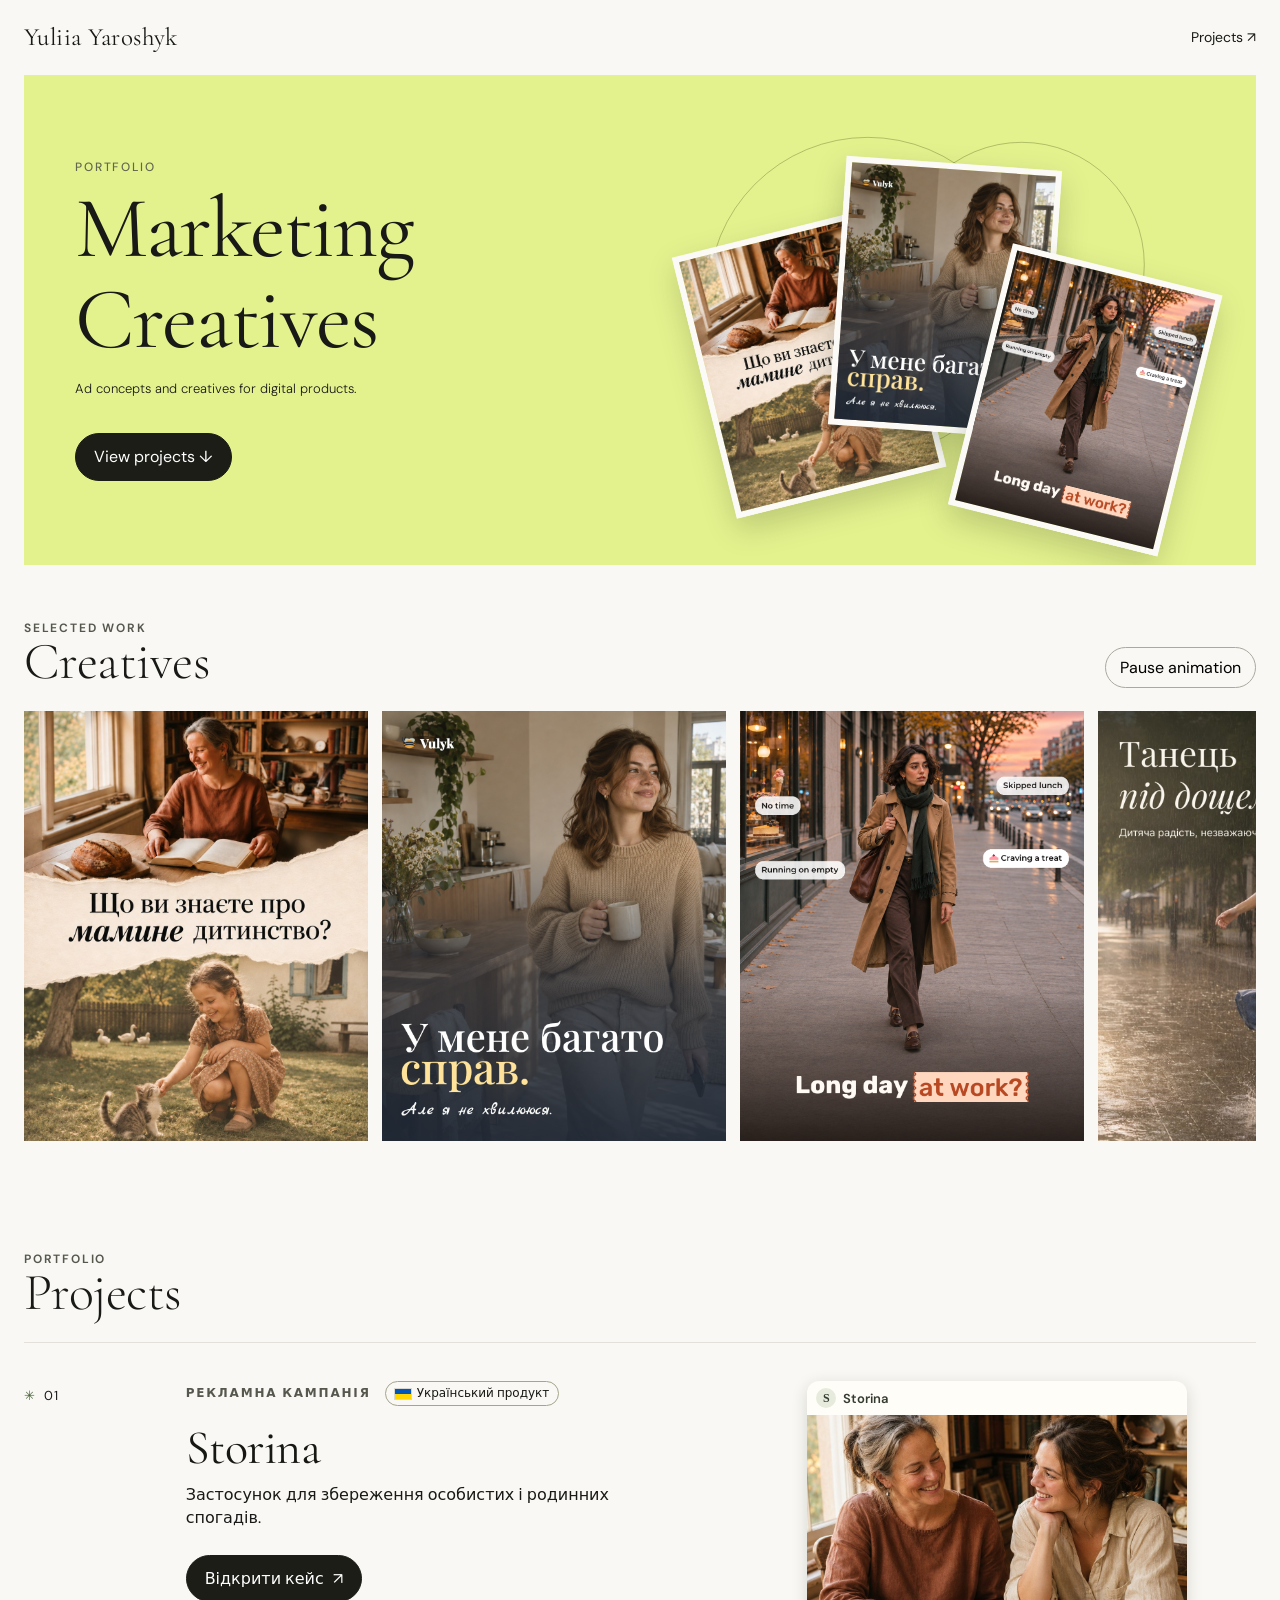
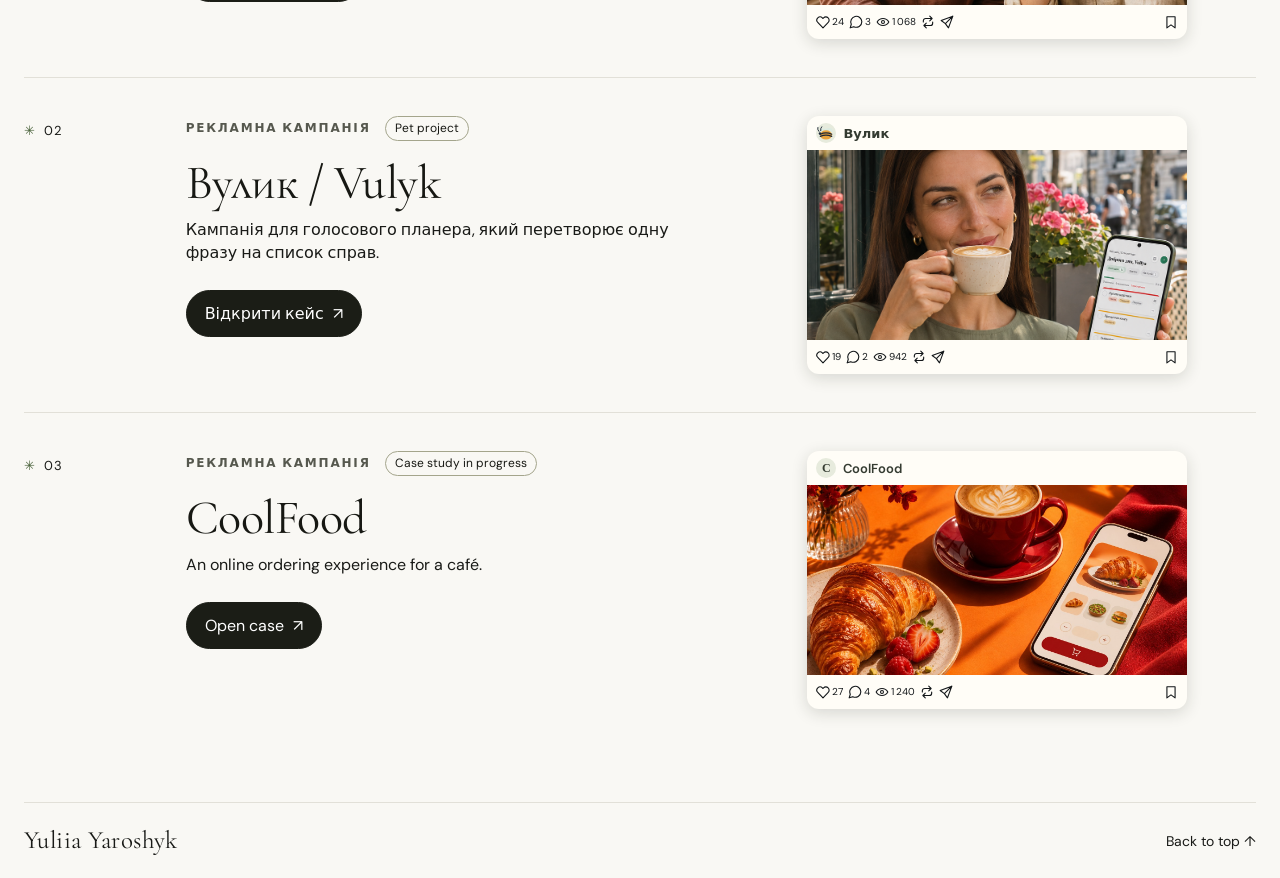
<file: index.html>
<!doctype html><html lang="en"><head><meta charset="utf-8"><meta name="viewport" content="width=device-width,initial-scale=1"><meta name="description" content="Marketing Creatives — Yuliia Yaroshyk’s portfolio."><title>Marketing Creatives · Yuliia Yaroshyk</title><link rel="preconnect" href="https://fonts.googleapis.com"><link rel="preconnect" href="https://fonts.gstatic.com" crossorigin><link rel="stylesheet" href="https://fonts.googleapis.com/css2?family=Cormorant+Garamond:ital,wght@0,300;0,400;0,600;1,300;1,400;1,600&amp;family=DM+Sans:opsz,wght@9..40,300;9..40,400;9..40,500&amp;display=swap"><style>*{box-sizing:border-box}body{margin:0;background:#f9f8f4;color:#191a17;font:16px/1.45 'DM Sans',system-ui,sans-serif}a{color:inherit}img{display:block;width:100%;height:auto}header,main,footer{width:min(1260px,calc(100% - 48px));margin:auto}header,footer{display:flex;justify-content:space-between;align-items:center;padding:23px 0;gap:16px}header a,footer a{text-decoration:none}.label{color:#56584e;font-size:12px;letter-spacing:.15em;text-transform:uppercase;font-weight:650}.hero{display:grid;grid-template-columns:1fr 1fr;align-items:center;background:#e4f28e;overflow:hidden;min-height:490px}.copy{padding:clamp(24px,5vw,75px) clamp(24px,4vw,56px);z-index:1}.copy p{max-width:320px;margin:22px 0;font-size:13px;font-weight:300;line-height:1.85}.copy a{display:inline-block;background:#1b1d16;color:white;border-radius:0;padding:12px 20px;text-decoration:none}h1,h2,h3{font-family:'Cormorant Garamond',Georgia,serif;font-weight:400;line-height:.98;margin:0;letter-spacing:-.035em}h1{font-size:clamp(58px,6.8vw,104px);line-height:1.04;letter-spacing:-.022em;margin-top:20px}h2{font-size:clamp(38px,5vw,52px);font-weight:300;letter-spacing:-.01em}h3{font-size:30px;font-weight:300;line-height:1.2;letter-spacing:-.01em}.stage{height:460px;position:relative;isolation:isolate}.stage img{position:absolute;width:35%;left:32%;top:16%;aspect-ratio:4/5;object-fit:cover;border:6px solid #fbfaf6;box-shadow:0 12px 30px #26311736;animation:float 6s ease-in-out infinite;transform:translate(var(--x),var(--y)) rotate(var(--r))}.stage img:nth-of-type(1){--x:-63%;--y:24%;--r:-14deg}.stage img:nth-of-type(2){--x:0%;--y:0%;--r:4deg;animation-delay:-2s}.stage img:nth-of-type(3){--x:65%;--y:38%;--r:14deg;animation-delay:-4s}@keyframes float{50%{transform:translate(var(--x),calc(var(--y) - 14px)) rotate(var(--r))}}section:not(.hero){padding:55px 0}.row{display:flex;justify-content:space-between;align-items:end;gap:12px;margin-bottom:23px}.window{overflow:hidden}.belt,.set{display:flex;width:max-content}.belt{animation:scroll 34s linear infinite}.set{gap:14px;padding-right:14px}@keyframes scroll{to{transform:translateX(-50%)}}.paused .belt,.paused .stage img,.window:hover .belt{animation-play-state:paused}button{font:inherit;border:1px solid #aaa99e;background:transparent;padding:8px 14px;border-radius:0;cursor:pointer}.projects{display:grid;grid-template-columns:repeat(2,minmax(0,1fr));gap:18px}.featured{grid-column:1/-1;display:grid;grid-template-columns:1fr 1fr;background:#e7e9de;text-decoration:none}.featured>div,.projects article>div{padding:22px}.featured img,.projects article img{aspect-ratio:16/9;object-fit:cover}.featured img{object-position:center 29%}.projects article{background:#eeece5}.projects p{margin-bottom:0}.projects h3{margin:9px 0}.projects a:hover h3{text-decoration:underline}.arrow{font-size:25px}a:focus-visible,button:focus-visible{outline:3px solid #172bb6;outline-offset:4px}@media(max-width:680px){header,main,footer{width:calc(100% - 24px)}.hero,.featured,.projects{grid-template-columns:1fr}.stage{height:clamp(235px,65vw,390px)}.copy{padding-bottom:0}.row{align-items:start;flex-direction:column}.stage img{width:31%;left:35%;top:10%}section:not(.hero){padding:35px 0}}@media(prefers-reduced-motion:reduce){.stage img,.belt{animation:none}.window{overflow-x:auto}.set[aria-hidden=true],#motion{display:none}}.product-label{display:inline-block;margin-top:8px;padding:3px 9px;border:1px solid #6a785e;border-radius:0;color:#34432b;font-size:12px;line-height:1.4}
.copy{display:flex;flex-direction:column;align-items:flex-start;text-align:left;gap:32px}
.copy .label{margin-bottom:8px;color:#62674f;font-weight:500}
.copy h1{margin:0}
.copy p{margin:12px 0 0}
.projects{display:grid;grid-template-columns:minmax(0,1fr);gap:18px}
.projects .project{display:grid;grid-template-columns:minmax(0,1fr) minmax(0,1fr);background:#e7e9de;border:1px solid #d7d9cd;border-radius:0;overflow:hidden}
.projects .project-media{display:grid;place-items:center;padding:18px;background:#efeee8}
.projects .project-media img{width:100%;height:clamp(205px,28vw,320px);aspect-ratio:auto;object-fit:contain}
.projects .project-content{display:flex;flex-direction:column;align-items:flex-start;justify-content:center;gap:24px;padding:clamp(20px,3vw,42px)}
.project-intro h3{margin:0}
.project-intro p{margin:8px 0 0;max-width:44ch}
.site-button,.copy .site-button{display:inline-flex;align-items:center;gap:9px;background:#1b1d16;color:#fff;border:1px solid #1b1d16;border-radius:0;padding:11px 18px;text-decoration:none;transition:background-color .2s,color .2s,border-color .2s,transform .2s}
@media(hover:hover){.site-button:hover,.copy .site-button:hover{background:#435235;border-color:#435235;color:#fff;transform:translateY(-2px)}#motion:hover{background:#e7e9de}}
@media(max-width:680px){.copy{gap:24px}.projects .project{grid-template-columns:minmax(0,1fr)}.projects .project-media img{height:clamp(190px,64vw,320px)}.projects .project-content{gap:16px}}
@media(prefers-reduced-motion:reduce){.site-button,.copy .site-button{transition:none}.site-button:hover,.copy .site-button:hover{transform:none}}

#more .projects{display:block;border-top:var(--section-divider)}
#more .project{grid-template-columns:minmax(52px,.22fr) minmax(0,1fr) minmax(0,1.03fr);grid-template-areas:'number copy media';gap:clamp(18px,4vw,58px);align-items:start;padding:clamp(20px,3vw,38px) 0;border:0;border-bottom:var(--section-divider);background:transparent;overflow:visible}
#more .project-number{grid-area:number;display:flex;align-items:center;gap:8px;padding-top:6px;font-size:13px;letter-spacing:.08em;font-variant-numeric:tabular-nums}
#more .project-number:before{content:'✳';color:#486139}
#more .project-content{grid-area:copy;padding:0;gap:14px}
#more .product-label{margin:0}
#more .project-intro h3{color:#486139;font-size:clamp(34px,4vw,48px);font-weight:400}
#more .project-intro p{margin-top:5px}
#more .project-media{grid-area:media;padding:0;background:transparent}
#more .project-media img{height:clamp(190px,25vw,315px);object-position:left center;object-fit:contain}
@media(max-width:680px){
 #more .project{grid-template-columns:42px minmax(0,1fr);grid-template-areas:'number copy' '. media';gap:16px 12px}
 #more .project-media img{height:auto;max-height:320px}
}


header b,footer b{font:400 25px/1.15 'Cormorant Garamond',Georgia,serif;letter-spacing:.015em;text-transform:none}
header a,footer a{font:400 14px/1.3 'DM Sans',system-ui,sans-serif}
#more .project:last-child{border-bottom:0}
#more .project-intro h3{color:#171813}
#more .product-label{border-radius:999px;color:#171813;border-color:#a4a58c}
#more .project-content .site-button{margin-top:12px}
#more .project-media{position:relative;aspect-ratio:3/2;background:#eeece5}
#more .project-media img{position:absolute;inset:0;width:100%;height:100%;min-height:0;max-height:none;object-fit:contain;object-position:center}
#more .project{position:relative;transition:background-color .2s ease}
#more .project-storina .project-media img{object-fit:cover;object-position:center 34%}
#more .site-button::after{content:'';position:absolute;inset:0;z-index:1}
#more .site-button:hover{transform:none}
#more .project:focus-within{background:#f0efe7}
.stage .orbit-rings{position:absolute;inset:0;pointer-events:none}
.orbit-rings i{position:absolute;width:var(--diameter);aspect-ratio:1;border:1px solid #65702b66;border-radius:50%;transform:translate(-50%,-50%)}
.orbit-rings i:nth-child(1){--diameter:52%;left:37%;top:45%}
.orbit-rings i:nth-child(2){--diameter:40%;left:62%;top:38%}
.orbit-rings i:nth-child(3){--diameter:32%;left:70%;top:62%}
@media(hover:hover){
 #more .project:hover{background:#f0efe7}
 #more .site-button:hover{background:#d6dbad;border-color:#d6dbad;color:#171813}
 .copy .site-button:hover{background:#fbf7e9;border-color:#1b1d16;color:#171813}
}
@media(prefers-reduced-motion:reduce){#more .project{transition:none}}
.product-label:has(.ukraine-flag){display:inline-flex;align-items:center;gap:6px}
.ukraine-flag{display:inline-block;flex:none;width:16px;aspect-ratio:3/2;background:linear-gradient(to bottom,#0057b7 50%,#ffd700 50%);box-shadow:0 0 0 1px #0002}
</style><link rel="stylesheet" href="assets/portfolio-components.css"></head><body><header><b>Yuliia Yaroshyk</b><a href="#more">Projects ↗</a></header><main><section class="hero"><div class="copy"><div><div class="label">Portfolio</div><h1>Marketing<br>Creatives</h1><p>Ad concepts and creatives for digital products.</p></div><a class="site-button" href="#more">View projects ↓</a></div><div class="stage" aria-hidden="true"><div class="orbit-rings"><i></i><i></i><i></i></div><img src="assets/01-mother-01-approved.jpg" alt="" width="200" height="250"><img src="assets/vulyk/one-day/01-cover.png" alt="" width="200" height="250"><img src="assets/online-ordering/coffee-cheesecake/01.png" alt="" width="200" height="250"></div></section><section aria-labelledby="creative-title"><div class="row"><div><div class="label">Selected work</div><h2 id="creative-title">Creatives</h2></div><button type="button" id="motion" aria-pressed="false">Pause animation</button></div><div class="window" tabindex="0" aria-label="Selected project creatives"><div class="belt"><div class="set"><img src="assets/01-mother-01-approved.jpg" width="224" height="280" alt="" loading="lazy"><img src="assets/vulyk/one-day/01-cover.png" width="224" height="280" alt="" loading="lazy"><img src="assets/online-ordering/coffee-cheesecake/01.png" width="224" height="280" alt="" loading="lazy"><img src="assets/03-rain-01.jpg" width="224" height="280" alt="" loading="lazy"><img src="assets/vulyk/shelves/01-pile.png" width="224" height="280" alt="" loading="lazy"><img src="assets/online-ordering/coffee-cheesecake/04.png" width="224" height="280" alt="" loading="lazy"></div><div class="set" aria-hidden="true"><img src="assets/01-mother-01-approved.jpg" width="224" height="280" alt="" loading="lazy"><img src="assets/vulyk/one-day/01-cover.png" width="224" height="280" alt="" loading="lazy"><img src="assets/online-ordering/coffee-cheesecake/01.png" width="224" height="280" alt="" loading="lazy"><img src="assets/03-rain-01.jpg" width="224" height="280" alt="" loading="lazy"><img src="assets/vulyk/shelves/01-pile.png" width="224" height="280" alt="" loading="lazy"><img src="assets/online-ordering/coffee-cheesecake/04.png" width="224" height="280" alt="" loading="lazy"></div></div></div></section><section id="more" aria-labelledby="project-title"><div class="row"><div><div class="label">Portfolio</div><h2 id="project-title">Projects</h2></div></div><div class="projects"><article class="project project-storina" lang="uk"><span class="project-number" aria-hidden="true">01</span><div class="project-media post-stack"><div class="post-card post-front"><div class="post-top" aria-hidden="true"><span class="post-avatar">S</span>Storina</div><img src="assets/storina-project-cover.jpg" alt="Мати й донька гортають родинний фотоальбом" loading="lazy"><div class="post-bottom" role="img" aria-label="Демонстраційні показники: 24 вподобань, 3 коментарі, 1 068 переглядів"><span class="post-stat"><svg viewBox="0 0 24 24" width="24" height="24" fill="none" stroke="currentColor" stroke-width="1.9" stroke-linecap="round" stroke-linejoin="round" focusable="false"><path d="M20.8 4.9a5.5 5.5 0 0 0-7.8 0L12 6l-1.1-1.1a5.5 5.5 0 0 0-7.8 7.8l1.1 1.1L12 22l7.8-8.2 1.1-1.1a5.5 5.5 0 0 0-.1-7.8Z"/></svg><span>24</span></span><span class="post-stat"><svg viewBox="0 0 24 24" width="24" height="24" fill="none" stroke="currentColor" stroke-width="1.9" stroke-linecap="round" stroke-linejoin="round" focusable="false"><path d="M22 11.5a9.5 9.5 0 0 1-13.7 8.5L2 22l1.9-6.2A9.5 9.5 0 1 1 22 11.5Z"/></svg><span>3</span></span><span class="post-stat"><svg viewBox="0 0 24 24" width="24" height="24" fill="none" stroke="currentColor" stroke-width="1.9" stroke-linecap="round" stroke-linejoin="round" focusable="false"><path d="M2 12s3.5-6 10-6 10 6 10 6-3.5 6-10 6-10-6-10-6Z"/><circle cx="12" cy="12" r="2.5"/></svg><span>1&#8239;068</span></span><svg viewBox="0 0 24 24" width="24" height="24" fill="none" stroke="currentColor" stroke-width="1.9" stroke-linecap="round" stroke-linejoin="round" focusable="false"><path d="m15 2 4 4-4 4M19 6H8a4 4 0 0 0-4 4v2m5 10-4-4 4-4m-4 4h11a4 4 0 0 0 4-4v-2"/></svg><svg viewBox="0 0 24 24" width="24" height="24" fill="none" stroke="currentColor" stroke-width="1.9" stroke-linecap="round" stroke-linejoin="round" focusable="false"><path d="M22 2 9.2 14.8M22 2l-7.5 20-5.3-7.2L2 9.5 22 2Z"/></svg><svg viewBox="0 0 24 24" width="24" height="24" fill="none" stroke="currentColor" stroke-width="1.9" stroke-linecap="round" stroke-linejoin="round" focusable="false"><path d="M5 3h14v19l-7-5-7 5V3Z"/></svg></div></div></div><div class="project-content"><div class="project-meta"><span class="project-type">Рекламна кампанія</span><span class="product-label"><span class="ukraine-flag" aria-hidden="true"></span>Український продукт</span></div><div class="project-intro"><h3>Storina</h3><p>Застосунок для збереження особистих і родинних спогадів.</p></div><a class="site-button" href="storina.html" aria-label="Відкрити кейс · Storina" rel="noopener" target="_blank">Відкрити кейс <span aria-hidden="true">↗</span></a></div></article><article class="project project-vulyk" lang="uk"><span class="project-number" aria-hidden="true">02</span><div class="project-media post-stack"><div class="post-card post-front"><div class="post-top" aria-hidden="true"><span class="post-avatar"><img src="assets/vulyk/bee.svg" alt="" width="28" height="24"></span>Вулик</div><img src="assets/vulyk/05-vulyk.png" alt="Героїня з кавою показує Вулик на телефоні" loading="lazy"><div class="post-bottom" role="img" aria-label="Демонстраційні показники: 19 вподобань, 2 коментарі, 942 переглядів"><span class="post-stat"><svg viewBox="0 0 24 24" width="24" height="24" fill="none" stroke="currentColor" stroke-width="1.9" stroke-linecap="round" stroke-linejoin="round" focusable="false"><path d="M20.8 4.9a5.5 5.5 0 0 0-7.8 0L12 6l-1.1-1.1a5.5 5.5 0 0 0-7.8 7.8l1.1 1.1L12 22l7.8-8.2 1.1-1.1a5.5 5.5 0 0 0-.1-7.8Z"/></svg><span>19</span></span><span class="post-stat"><svg viewBox="0 0 24 24" width="24" height="24" fill="none" stroke="currentColor" stroke-width="1.9" stroke-linecap="round" stroke-linejoin="round" focusable="false"><path d="M22 11.5a9.5 9.5 0 0 1-13.7 8.5L2 22l1.9-6.2A9.5 9.5 0 1 1 22 11.5Z"/></svg><span>2</span></span><span class="post-stat"><svg viewBox="0 0 24 24" width="24" height="24" fill="none" stroke="currentColor" stroke-width="1.9" stroke-linecap="round" stroke-linejoin="round" focusable="false"><path d="M2 12s3.5-6 10-6 10 6 10 6-3.5 6-10 6-10-6-10-6Z"/><circle cx="12" cy="12" r="2.5"/></svg><span>942</span></span><svg viewBox="0 0 24 24" width="24" height="24" fill="none" stroke="currentColor" stroke-width="1.9" stroke-linecap="round" stroke-linejoin="round" focusable="false"><path d="m15 2 4 4-4 4M19 6H8a4 4 0 0 0-4 4v2m5 10-4-4 4-4m-4 4h11a4 4 0 0 0 4-4v-2"/></svg><svg viewBox="0 0 24 24" width="24" height="24" fill="none" stroke="currentColor" stroke-width="1.9" stroke-linecap="round" stroke-linejoin="round" focusable="false"><path d="M22 2 9.2 14.8M22 2l-7.5 20-5.3-7.2L2 9.5 22 2Z"/></svg><svg viewBox="0 0 24 24" width="24" height="24" fill="none" stroke="currentColor" stroke-width="1.9" stroke-linecap="round" stroke-linejoin="round" focusable="false"><path d="M5 3h14v19l-7-5-7 5V3Z"/></svg></div></div></div><div class="project-content"><div class="project-meta"><span class="project-type">Рекламна кампанія</span><span class="product-label" lang="en">Pet project</span></div><div class="project-intro"><h3>Вулик / Vulyk</h3><p>Кампанія для голосового планера, який перетворює одну фразу на список справ.</p></div><a class="site-button" href="vulyk.html" aria-label="Відкрити кейс · Вулик" rel="noopener" target="_blank">Відкрити кейс <span aria-hidden="true">↗</span></a></div></article><article class="project project-ordering"><span class="project-number" aria-hidden="true">03</span><div class="project-media post-stack"><div class="post-card post-front"><div class="post-top" aria-hidden="true"><span class="post-avatar">C</span>CoolFood</div><img src="assets/ordering.jpg" alt="Обкладинка кейсу про онлайн-замовлення в кав’ярні" loading="lazy"><div class="post-bottom" role="img" aria-label="Демонстраційні показники: 27 вподобань, 4 коментарі, 1 240 переглядів"><span class="post-stat"><svg viewBox="0 0 24 24" width="24" height="24" fill="none" stroke="currentColor" stroke-width="1.9" stroke-linecap="round" stroke-linejoin="round" focusable="false"><path d="M20.8 4.9a5.5 5.5 0 0 0-7.8 0L12 6l-1.1-1.1a5.5 5.5 0 0 0-7.8 7.8l1.1 1.1L12 22l7.8-8.2 1.1-1.1a5.5 5.5 0 0 0-.1-7.8Z"/></svg><span>27</span></span><span class="post-stat"><svg viewBox="0 0 24 24" width="24" height="24" fill="none" stroke="currentColor" stroke-width="1.9" stroke-linecap="round" stroke-linejoin="round" focusable="false"><path d="M22 11.5a9.5 9.5 0 0 1-13.7 8.5L2 22l1.9-6.2A9.5 9.5 0 1 1 22 11.5Z"/></svg><span>4</span></span><span class="post-stat"><svg viewBox="0 0 24 24" width="24" height="24" fill="none" stroke="currentColor" stroke-width="1.9" stroke-linecap="round" stroke-linejoin="round" focusable="false"><path d="M2 12s3.5-6 10-6 10 6 10 6-3.5 6-10 6-10-6-10-6Z"/><circle cx="12" cy="12" r="2.5"/></svg><span>1&#8239;240</span></span><svg viewBox="0 0 24 24" width="24" height="24" fill="none" stroke="currentColor" stroke-width="1.9" stroke-linecap="round" stroke-linejoin="round" focusable="false"><path d="m15 2 4 4-4 4M19 6H8a4 4 0 0 0-4 4v2m5 10-4-4 4-4m-4 4h11a4 4 0 0 0 4-4v-2"/></svg><svg viewBox="0 0 24 24" width="24" height="24" fill="none" stroke="currentColor" stroke-width="1.9" stroke-linecap="round" stroke-linejoin="round" focusable="false"><path d="M22 2 9.2 14.8M22 2l-7.5 20-5.3-7.2L2 9.5 22 2Z"/></svg><svg viewBox="0 0 24 24" width="24" height="24" fill="none" stroke="currentColor" stroke-width="1.9" stroke-linecap="round" stroke-linejoin="round" focusable="false"><path d="M5 3h14v19l-7-5-7 5V3Z"/></svg></div></div></div><div class="project-content"><div class="project-meta"><span class="project-type" lang="uk">Рекламна кампанія</span><span class="product-label">Case study in progress</span></div><div class="project-intro"><h3>CoolFood</h3><p>An online ordering experience for a café.</p></div><a class="site-button" href="online-ordering.html" aria-label="Open case · CoolFood" rel="noopener" target="_blank">Open case <span aria-hidden="true">↗</span></a></div></article></div></section></main><footer><b>Yuliia Yaroshyk</b><a href="#">Back to top ↑</a></footer><script>const motion=document.querySelector('#motion');motion.addEventListener('click',()=>{const paused=document.body.classList.toggle('paused');motion.setAttribute('aria-pressed',String(paused));motion.textContent=paused?'Resume animation':'Pause animation';});</script></body></html>
</file>
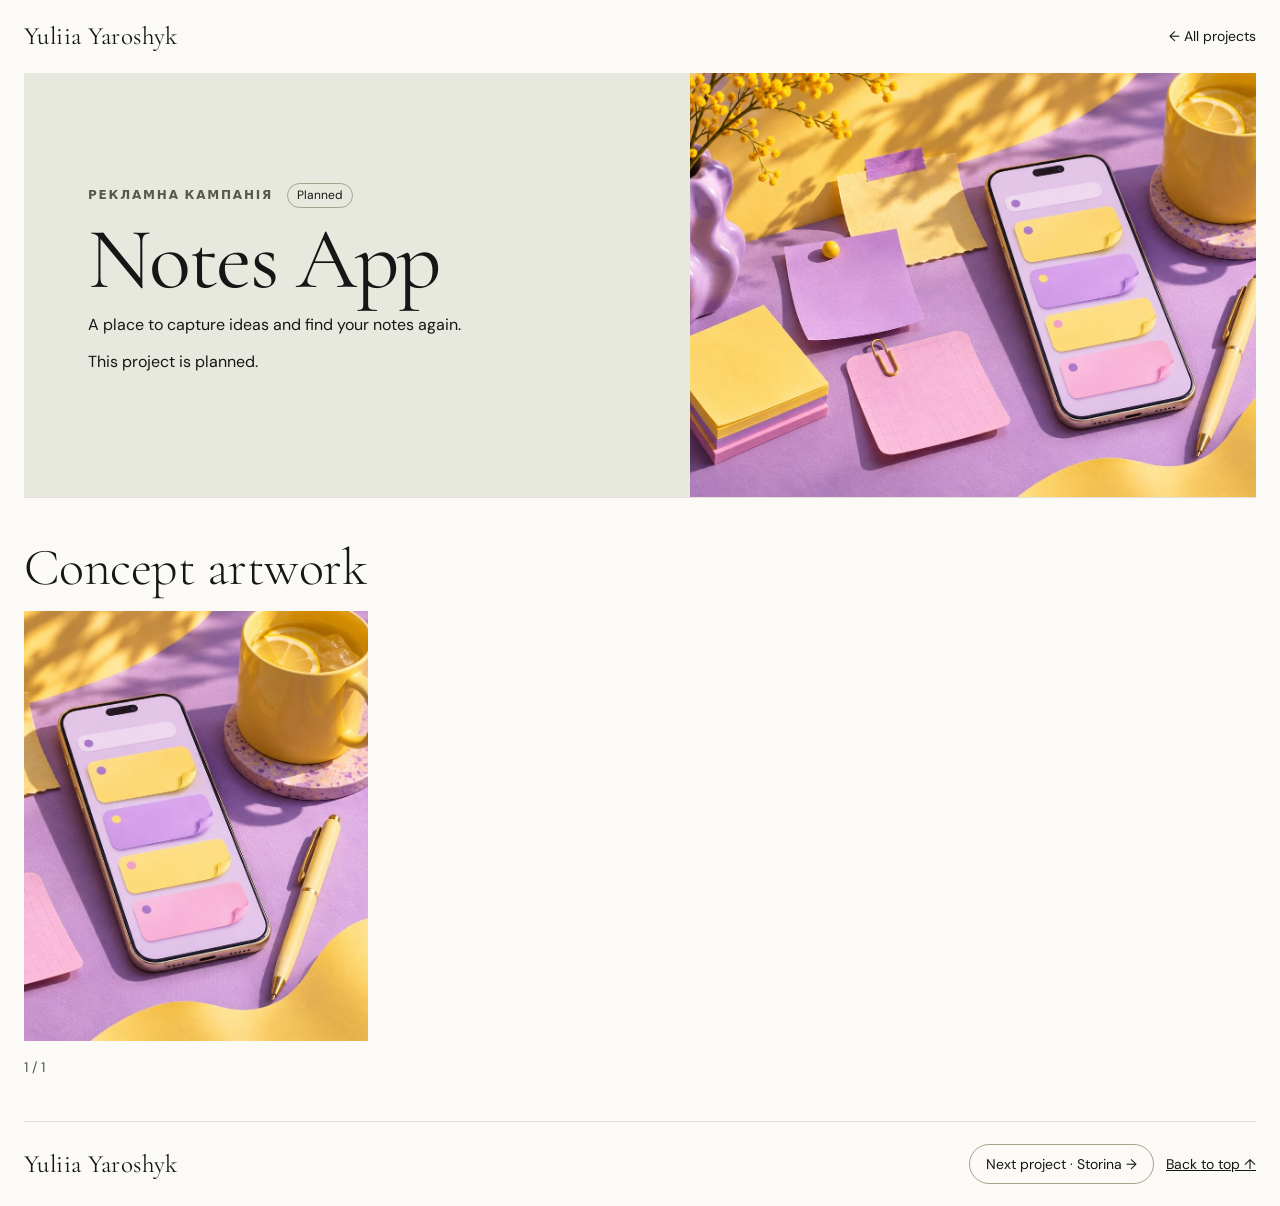
<file: notes.html>
<!doctype html><html lang="en"><head><meta charset="utf-8"><meta name="viewport" content="width=device-width,initial-scale=1"><meta name="description" content="Marketing Creatives — Yuliia Yaroshyk’s portfolio."><title>Notes App · Yuliia Yaroshyk</title><link rel="preconnect" href="https://fonts.googleapis.com"><link rel="preconnect" href="https://fonts.gstatic.com" crossorigin><link rel="stylesheet" href="https://fonts.googleapis.com/css2?family=Cormorant+Garamond:ital,wght@0,300;0,400;0,600;1,300;1,400;1,600&amp;family=DM+Sans:opsz,wght@9..40,300;9..40,400;9..40,500&amp;display=swap"><style>
*{box-sizing:border-box}
body{margin:0;background:#fbfaf7;color:#161616;font:16px/1.55 'DM Sans',system-ui,sans-serif}
a{color:inherit}
img{display:block;width:100%;height:auto}
main,header,footer{width:min(1240px,calc(100% - 48px));margin:auto}
header,footer{display:flex;justify-content:space-between;align-items:center;padding:22px 0;gap:12px;flex-wrap:wrap}
.eyebrow,.small{font-size:12px;letter-spacing:.12em;text-transform:uppercase}
h1,h2,h3,blockquote{font-family:'Cormorant Garamond',Georgia,serif;font-weight:400;line-height:1.06;margin:0 0 16px}
h1{font-size:clamp(58px,6.8vw,104px);line-height:1.04;letter-spacing:-.022em}
h2{font-size:clamp(38px,5vw,52px);font-weight:300;letter-spacing:-.01em}
.chapter{padding:42px 0;scroll-margin-top:12px}
.hero .hero-copy{align-self:center;text-align:left;padding:clamp(24px,5vw,66px)}
.hero-copy h1{margin:7px 0 0}
.hero-copy p{margin:8px 0 12px;max-width:36ch}
.hero.case-hero{display:grid;align-items:center;background:#e7e9de}
@media(max-width:650px){main,header,footer{width:calc(100% - 24px)}}
</style>
<link rel="stylesheet" href="assets/portfolio-components.css">
<script defer src="assets/creative-counts.js"></script>
</head>
<body>
<header class="case-header"><a class="case-brand" href="index.html">Yuliia Yaroshyk</a><a class="case-back" href="index.html#more">← All projects</a></header>
<main>
  <div class="hero case-hero project-notes">
    <div class="hero-copy">
      <div class="project-meta"><span class="project-type" lang="uk">Рекламна кампанія</span><span class="product-label">Planned</span></div>
      <h1>Notes App</h1>
      <p>A place to capture ideas and find your notes again.</p>
      <p>This project is planned.</p>
    </div>
    <div class="case-cover"><img src="assets/notes.jpg" width="1400" height="933" alt="Notes App concept artwork"></div>
  </div>
  <section class="chapter concept-preview" aria-labelledby="creative-title">
    <h2 id="creative-title">Concept artwork</h2>
    <div class="creative-feed">
      <a href="assets/notes.jpg" target="_blank" rel="noopener"><img src="assets/notes.jpg" loading="lazy" width="1400" height="933" alt="Notes App concept artwork"></a>
    </div>
  </section>
</main>
<footer class="case-footer">
  <b>Yuliia Yaroshyk</b>
  <a class="next-project" href="storina.html" rel="noopener" target="_blank">Next project · Storina <span aria-hidden="true">→</span></a>
  <a href="#">Back to top ↑</a>
</footer>

</body>
</html>
</file>
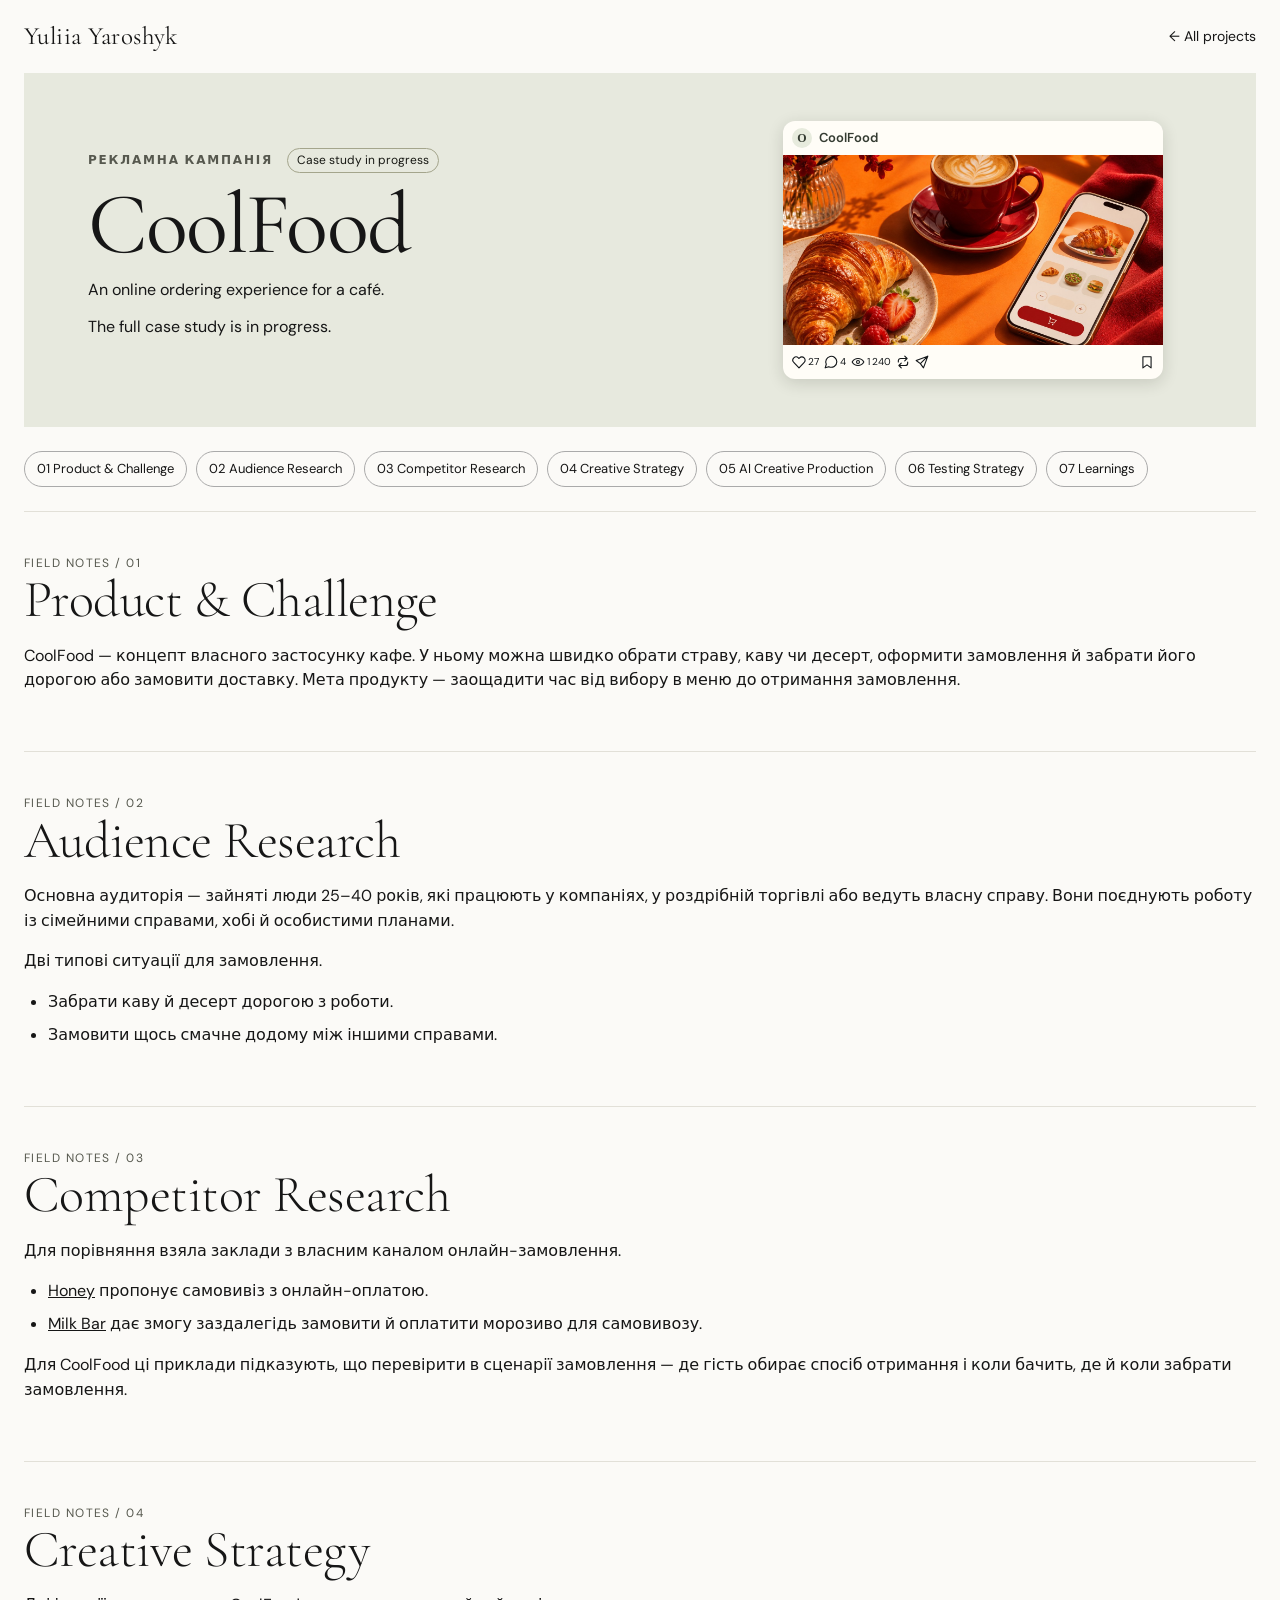
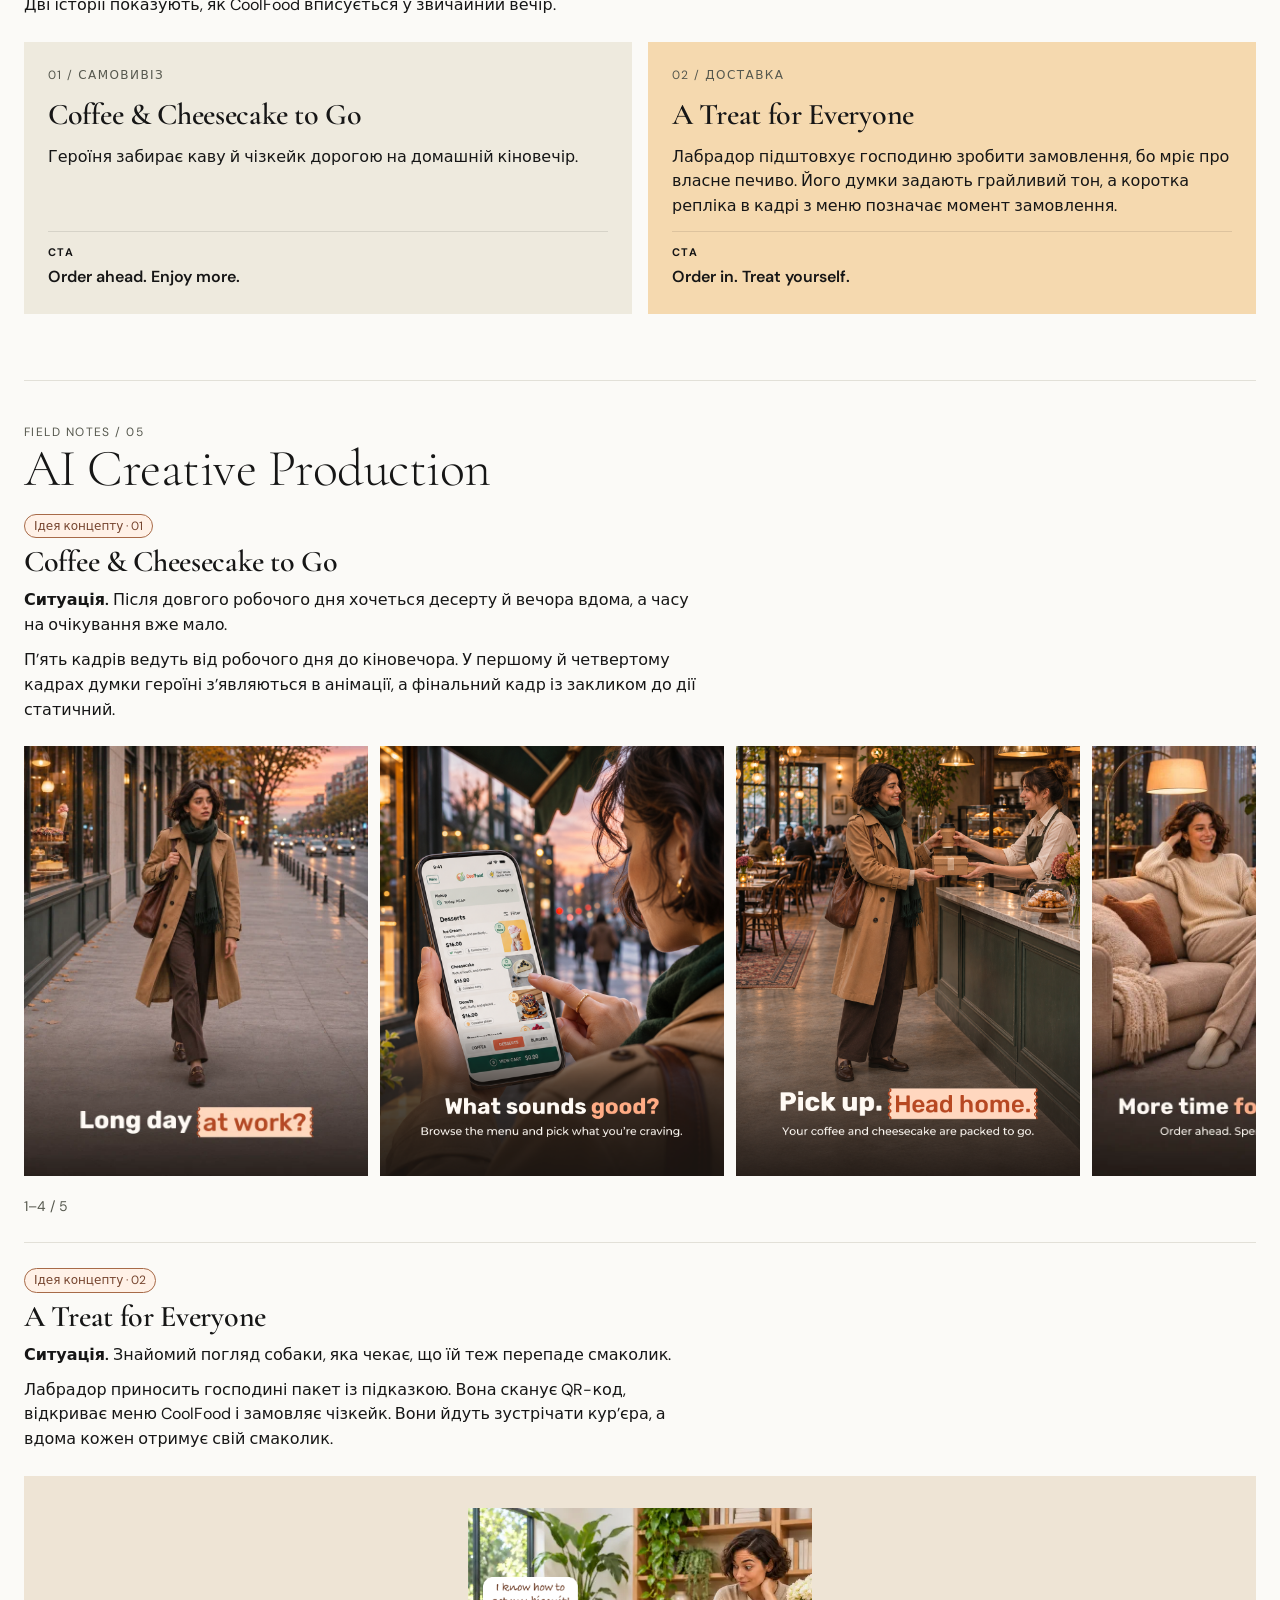
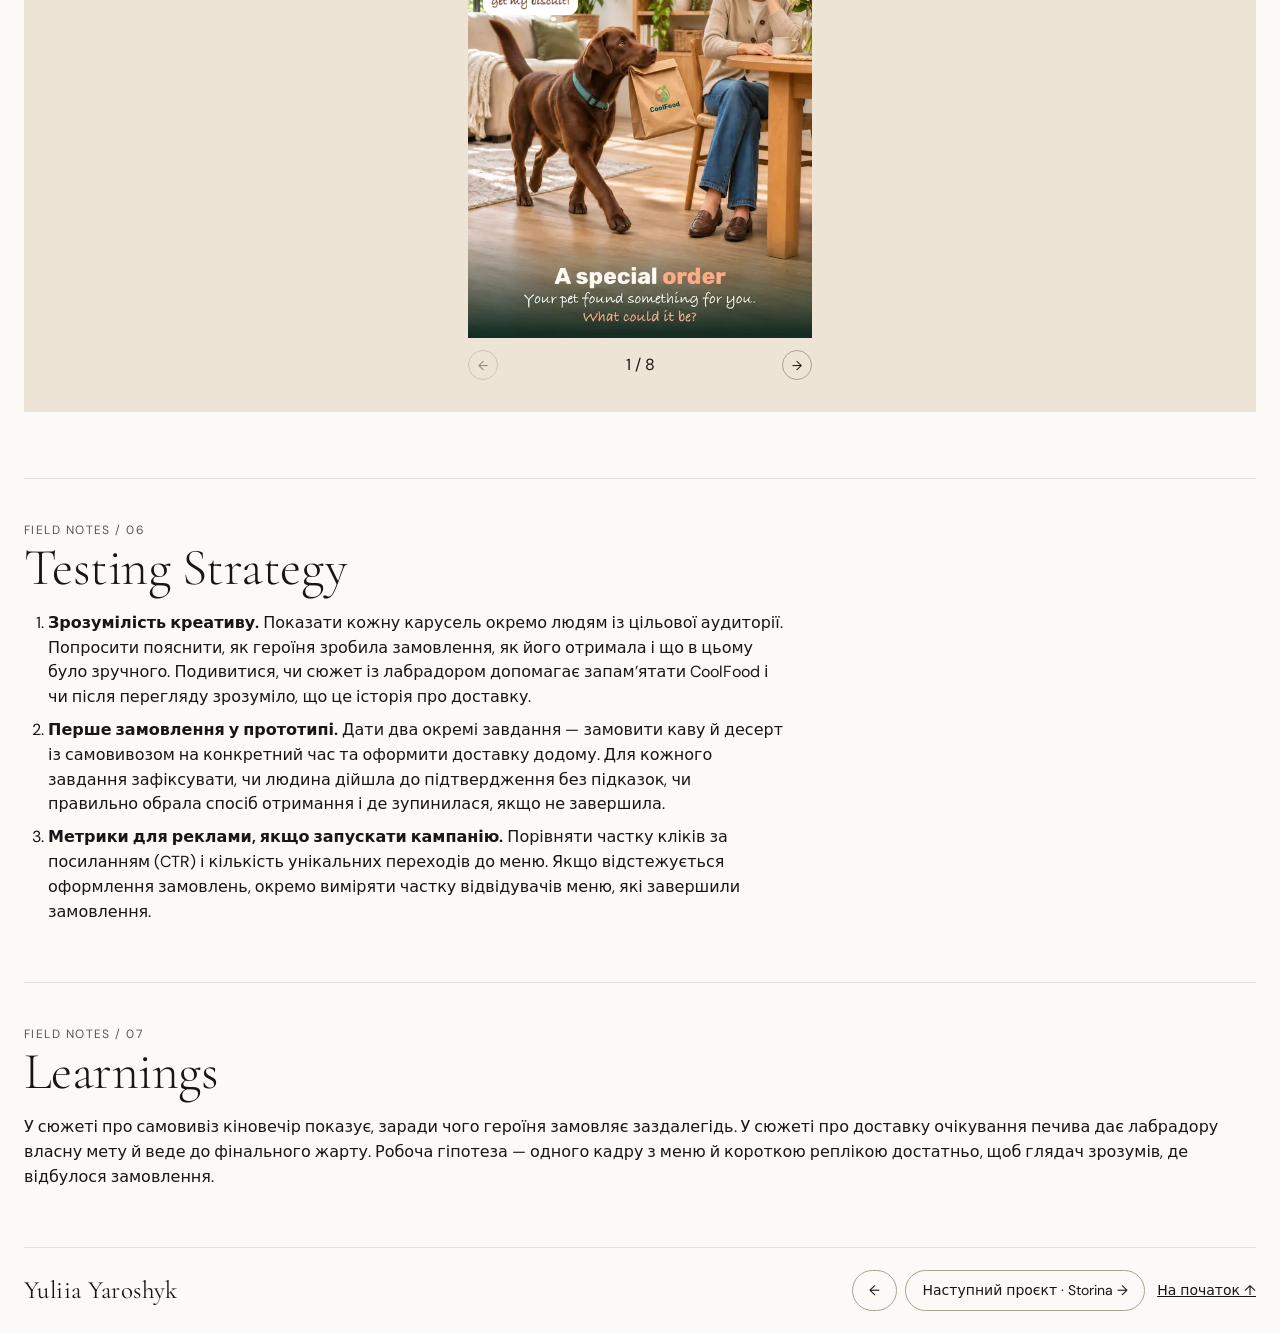
<file: online-ordering.html>
<!doctype html><html lang="uk"><head><meta charset="utf-8"><meta name="viewport" content="width=device-width,initial-scale=1"><meta name="description" content="Marketing Creatives — Yuliia Yaroshyk’s portfolio."><title>CoolFood · Yuliia Yaroshyk</title><link rel="preconnect" href="https://fonts.googleapis.com"><link rel="preconnect" href="https://fonts.gstatic.com" crossorigin><link rel="stylesheet" href="https://fonts.googleapis.com/css2?family=Cormorant+Garamond:ital,wght@0,300;0,400;0,600;1,300;1,400;1,600&amp;family=DM+Sans:opsz,wght@9..40,300;9..40,400;9..40,500&amp;display=swap"><style>
*{box-sizing:border-box}
body{margin:0;background:#fbfaf7;color:#161616;font:16px/1.55 'DM Sans',system-ui,sans-serif}
a{color:inherit}
img{display:block;width:100%;height:auto}
main,header,footer{width:min(1240px,calc(100% - 48px));margin:auto}
header,footer{display:flex;justify-content:space-between;align-items:center;padding:22px 0;gap:12px;flex-wrap:wrap}
.chapter{padding:42px 0;scroll-margin-top:12px}
.hero .hero-copy{align-self:center;text-align:left;padding:clamp(24px,5vw,66px)}
.hero-copy p{margin:8px 0 12px;max-width:36ch}
.hero.case-hero{display:grid;align-items:center;background:#e7e9de}
@media(max-width:650px){main,header,footer{width:calc(100% - 24px)}}
</style>
<link rel="stylesheet" href="assets/portfolio-components.css">
<script defer src="assets/creative-counts.js"></script>
<script defer src="assets/creative-playback.js"></script>
<script defer src="assets/creative-steps.js"></script>
</head>
<body class="project-case">
<header class="case-header"><a class="case-brand" href="index.html">Yuliia Yaroshyk</a><a lang="en" class="case-back" href="index.html#more">← All projects</a></header>
<main>
  <div class="hero case-hero project-ordering">
    <div class="hero-copy">
      <div class="project-meta"><span class="project-type" lang="uk">Рекламна кампанія</span><span class="product-label" lang="en">Case study in progress</span></div>
      <h1>CoolFood</h1>
      <p lang="en">An online ordering experience for a café.</p>
      <p lang="en">The full case study is in progress.</p>
    </div>
    <div class="case-cover post-stack"><div class="post-card post-front"><div class="post-top" aria-hidden="true"><span class="post-avatar">O</span>CoolFood</div><img src="assets/ordering.jpg" alt="Обкладинка кейсу про онлайн-замовлення в кав’ярні" loading="lazy"><div class="post-bottom" role="img" aria-label="Демонстраційні показники: 27 вподобань, 4 коментарі, 1 240 переглядів"><span class="post-stat"><svg viewBox="0 0 24 24" width="24" height="24" fill="none" stroke="currentColor" stroke-width="1.9" stroke-linecap="round" stroke-linejoin="round" focusable="false"><path d="M20.8 4.9a5.5 5.5 0 0 0-7.8 0L12 6l-1.1-1.1a5.5 5.5 0 0 0-7.8 7.8l1.1 1.1L12 22l7.8-8.2 1.1-1.1a5.5 5.5 0 0 0-.1-7.8Z"/></svg><span>27</span></span><span class="post-stat"><svg viewBox="0 0 24 24" width="24" height="24" fill="none" stroke="currentColor" stroke-width="1.9" stroke-linecap="round" stroke-linejoin="round" focusable="false"><path d="M22 11.5a9.5 9.5 0 0 1-13.7 8.5L2 22l1.9-6.2A9.5 9.5 0 1 1 22 11.5Z"/></svg><span>4</span></span><span class="post-stat"><svg viewBox="0 0 24 24" width="24" height="24" fill="none" stroke="currentColor" stroke-width="1.9" stroke-linecap="round" stroke-linejoin="round" focusable="false"><path d="M2 12s3.5-6 10-6 10 6 10 6-3.5 6-10 6-10-6-10-6Z"/><circle cx="12" cy="12" r="2.5"/></svg><span>1&#8239;240</span></span><svg viewBox="0 0 24 24" width="24" height="24" fill="none" stroke="currentColor" stroke-width="1.9" stroke-linecap="round" stroke-linejoin="round" focusable="false"><path d="m15 2 4 4-4 4M19 6H8a4 4 0 0 0-4 4v2m5 10-4-4 4-4m-4 4h11a4 4 0 0 0 4-4v-2"/></svg><svg viewBox="0 0 24 24" width="24" height="24" fill="none" stroke="currentColor" stroke-width="1.9" stroke-linecap="round" stroke-linejoin="round" focusable="false"><path d="M22 2 9.2 14.8M22 2l-7.5 20-5.3-7.2L2 9.5 22 2Z"/></svg><svg viewBox="0 0 24 24" width="24" height="24" fill="none" stroke="currentColor" stroke-width="1.9" stroke-linecap="round" stroke-linejoin="round" focusable="false"><path d="M5 3h14v19l-7-5-7 5V3Z"/></svg></div></div></div>
  </div>
<nav class="case-nav" aria-label="Розділи кейсу"><a href="#s1" lang="en">01 Product &amp; Challenge</a><a href="#s2" lang="en">02 Audience Research</a><a href="#s3" lang="en">03 Competitor Research</a><a href="#s4" lang="en">04 Creative Strategy</a><a href="#s5" lang="en">05 AI Creative Production</a><a href="#s6" lang="en">06 Testing Strategy</a><a href="#s7" lang="en">07 Learnings</a></nav>
  <section id="s1" class="chapter">
    <div class="eyebrow" lang="en">FIELD NOTES / 01</div><h2 lang="en">Product &amp; Challenge</h2>
    <p>CoolFood — концепт власного застосунку кафе. У ньому можна швидко обрати страву, каву чи десерт, оформити замовлення й забрати його дорогою або замовити доставку. Мета продукту — заощадити час від вибору в меню до отримання замовлення.</p>
  </section>
  <section id="s2" class="chapter">
    <div class="eyebrow" lang="en">FIELD NOTES / 02</div><h2 lang="en">Audience Research</h2>
    <p>Основна аудиторія — зайняті люди 25–40 років, які працюють у компаніях, у роздрібній торгівлі або ведуть власну справу. Вони поєднують роботу із сімейними справами, хобі й особистими планами.</p>
    <p>Дві типові ситуації для замовлення.</p>
    <ul>
      <li>Забрати каву й десерт дорогою з роботи.</li>
      <li>Замовити щось смачне додому між іншими справами.</li>
    </ul>

  </section>
  <section id="s3" class="chapter">
    <div class="eyebrow" lang="en">FIELD NOTES / 03</div><h2 lang="en">Competitor Research</h2>
    <p>Для порівняння взяла заклади з власним каналом онлайн-замовлення.</p>
    <ul>
      <li><a href="https://honeykyiv.com/payment-and-delivery">Honey</a> пропонує самовивіз з онлайн-оплатою.</li>
      <li><a href="https://milkbar.ua/icecreamyou">Milk Bar</a> дає змогу заздалегідь замовити й оплатити морозиво для самовивозу.</li>
    </ul>
    <p>Для CoolFood ці приклади підказують, що перевірити в сценарії замовлення — де гість обирає спосіб отримання і коли бачить, де й коли забрати замовлення.</p>

  </section>
  <section id="s4" class="chapter">
    <div class="eyebrow" lang="en">FIELD NOTES / 04</div><h2 lang="en">Creative Strategy</h2>
    <p>Дві історії показують, як CoolFood вписується у звичайний вечір.</p>
    <div class="scenarios scenarios--pair">
      <article class="scenario">
        <div class="scenario-copy">
          <div class="eyebrow">01 / Самовивіз</div>
          <h3 lang="en">Coffee &amp; Cheesecake to Go</h3>
          <p>Героїня забирає каву й чізкейк дорогою на домашній кіновечір.</p>
        </div>
        <p class="scenario-cta"><strong>CTA</strong><span lang="en">Order ahead. Enjoy more.</span></p>
      </article>
      <article class="scenario">
        <div class="scenario-copy">
          <div class="eyebrow">02 / Доставка</div>
          <h3 lang="en">A Treat for Everyone</h3>
          <p>Лабрадор підштовхує господиню зробити замовлення, бо мріє про власне печиво. Його думки задають грайливий тон, а коротка репліка в кадрі з меню позначає момент замовлення.</p>
        </div>
        <p class="scenario-cta"><strong>CTA</strong><span lang="en">Order in. Treat yourself.</span></p>
      </article>
    </div>

  </section>
  <section id="s5" class="chapter">
    <div class="eyebrow" lang="en">FIELD NOTES / 05</div><h2 lang="en">AI Creative Production</h2>
    <article class="concept">
      <div class="concept-copy"><span class="product-label">Ідея концепту · 01</span><h3 id="coffee-cheesecake" lang="en">Coffee &amp; Cheesecake to Go</h3><p class="concept-situation"><strong>Ситуація.</strong> Після довгого робочого дня хочеться десерту й вечора вдома, а часу на очікування вже мало.</p><p>П’ять кадрів ведуть від робочого дня до кіновечора. У першому й четвертому кадрах думки героїні з’являються в анімації, а фінальний кадр із закликом до дії статичний.</p></div>
      <div class="creative-feed" role="group" aria-labelledby="coffee-cheesecake" data-play-visible-video>
        <figure><video data-play-on-scroll muted loop playsinline preload="auto" poster="assets/online-ordering/coffee-cheesecake/01-poster.png" aria-label="Long day at work? No time. Skipped lunch. Running on empty. Craving a treat." lang="en"><source src="assets/online-ordering/coffee-cheesecake/01-thoughts.mp4" type="video/mp4"></video></figure>
        <a href="assets/online-ordering/coffee-cheesecake/02.png" target="_blank" rel="noopener"><img src="assets/online-ordering/coffee-cheesecake/02.png" alt="What sounds good? Browse the menu and pick what you’re craving." lang="en" loading="lazy" width="1080" height="1350"></a>
        <a href="assets/online-ordering/coffee-cheesecake/03.png" target="_blank" rel="noopener"><img src="assets/online-ordering/coffee-cheesecake/03.png" alt="Pick up. Head home." lang="en" loading="lazy" width="1080" height="1350"></a>
        <figure><video data-play-on-scroll muted loop playsinline preload="auto" poster="assets/online-ordering/coffee-cheesecake/04-poster.png" aria-label="More time for movie night. Treats to go. Time saved. Movie on." lang="en"><source src="assets/online-ordering/coffee-cheesecake/04-thoughts.mp4" type="video/mp4"></video></figure>
        <a href="assets/online-ordering/coffee-cheesecake/05.png" target="_blank" rel="noopener"><img src="assets/online-ordering/coffee-cheesecake/05.png" alt="CoolFood. Order ahead. Enjoy more." lang="en" loading="lazy" width="1080" height="1350"></a>
      </div>
    </article>
    <article class="concept">
      <div class="concept-copy"><span class="product-label">Ідея концепту · 02</span><h3 id="labrador-delivery" lang="en">A Treat for Everyone</h3><p class="concept-situation"><strong>Ситуація.</strong> Знайомий погляд собаки, яка чекає, що їй теж перепаде смаколик.</p><p>Лабрадор приносить господині пакет із підказкою. Вона сканує QR-код, відкриває меню CoolFood і замовляє чізкейк. Вони йдуть зустрічати кур’єра, а вдома кожен отримує свій смаколик.</p></div>
      <div>
        <div class="creative-feed" role="group" aria-labelledby="labrador-delivery" data-creative-steps data-predecode data-restart>
          <a href="assets/online-ordering/labrador-delivery/01.png" target="_blank" rel="noopener"><picture><source media="(prefers-reduced-motion: no-preference)" srcset="assets/online-ordering/labrador-delivery/01-motion-base.webp" type="image/webp"><img src="assets/online-ordering/labrador-delivery/01.png" alt="A special order. Your pet found something for you. What could it be? I know how to get my biscuit!" lang="en" loading="lazy" width="1080" height="1350"></picture><span class="creative-motion" aria-hidden="true"><img class="creative-motion-tile" src="assets/online-ordering/labrador-delivery/01-motion-tile-1.png" alt="" style="left:25.926%;top:26.815%;width:0.833%;--tile-delay:0ms"><img class="creative-motion-tile" src="assets/online-ordering/labrador-delivery/01-motion-tile-2.png" alt="" style="left:24.167%;top:25.259%;width:1.389%;--tile-delay:85ms"><img class="creative-motion-tile" src="assets/online-ordering/labrador-delivery/01-motion-tile-3.png" alt="" style="left:4.444%;top:16.148%;width:27.500%;--tile-delay:170ms"></span></a>
          <a href="assets/online-ordering/labrador-delivery/02.png" target="_blank" rel="noopener"><picture><source media="(prefers-reduced-motion: no-preference)" srcset="assets/online-ordering/labrador-delivery/02-motion-base.webp" type="image/webp"><img src="assets/online-ordering/labrador-delivery/02.png" alt="A surprise for you. What’s in the bag? Will I get my biscuit?" lang="en" loading="lazy" width="1080" height="1350"></picture><span class="creative-motion" aria-hidden="true"><img class="creative-motion-tile" src="assets/online-ordering/labrador-delivery/02-motion-tile-1.png" alt="" style="left:22.593%;top:27.704%;width:0.833%;--tile-delay:0ms"><img class="creative-motion-tile" src="assets/online-ordering/labrador-delivery/02-motion-tile-2.png" alt="" style="left:20.833%;top:26.148%;width:1.389%;--tile-delay:85ms"><img class="creative-motion-tile" src="assets/online-ordering/labrador-delivery/02-motion-tile-3.png" alt="" style="left:4.907%;top:16.148%;width:22.407%;--tile-delay:170ms"></span></a>
          <a href="assets/online-ordering/labrador-delivery/03.png" target="_blank" rel="noopener"><img src="assets/online-ordering/labrador-delivery/03.png" alt="A little hint. Someone wants a treat." lang="en" loading="lazy" width="1080" height="1350"></a>
          <a href="assets/online-ordering/labrador-delivery/04.png" target="_blank" rel="noopener"><img src="assets/online-ordering/labrador-delivery/04.png" alt="Scan to order. Open the CoolFood menu." lang="en" loading="lazy" width="1080" height="1350"></a>
          <a href="assets/online-ordering/labrador-delivery/05.png" target="_blank" rel="noopener"><picture><source media="(prefers-reduced-motion: no-preference)" srcset="assets/online-ordering/labrador-delivery/05-motion-base.webp" type="image/webp"><img src="assets/online-ordering/labrador-delivery/05.png" alt="Cheesecake? Ordered. Treats are on the way. A crunchy biscuit, please!" lang="en" loading="lazy" width="1080" height="1350"></picture><span class="creative-motion" aria-hidden="true"><img class="creative-motion-tile" src="assets/online-ordering/labrador-delivery/05-motion-tile-1.png" alt="" style="left:30.556%;top:28.000%;width:0.833%;--tile-delay:0ms"><img class="creative-motion-tile" src="assets/online-ordering/labrador-delivery/05-motion-tile-2.png" alt="" style="left:28.796%;top:26.444%;width:1.389%;--tile-delay:85ms"><img class="creative-motion-tile" src="assets/online-ordering/labrador-delivery/05-motion-tile-3.png" alt="" style="left:4.907%;top:16.593%;width:33.148%;--tile-delay:170ms"></span></a>
          <a href="assets/online-ordering/labrador-delivery/06.png" target="_blank" rel="noopener"><picture><source media="(prefers-reduced-motion: no-preference)" srcset="assets/online-ordering/labrador-delivery/06-motion-base.webp" type="image/webp"><img src="assets/online-ordering/labrador-delivery/06.png" alt="Let’s go together! Someone knows the way. Is that my biscuit?" lang="en" loading="lazy" width="1080" height="1350"></picture><span class="creative-motion" aria-hidden="true"><img class="creative-motion-tile" src="assets/online-ordering/labrador-delivery/06-motion-tile-1.png" alt="" style="left:69.352%;top:31.926%;width:0.833%;--tile-delay:0ms"><img class="creative-motion-tile" src="assets/online-ordering/labrador-delivery/06-motion-tile-2.png" alt="" style="left:70.556%;top:30.370%;width:1.389%;--tile-delay:85ms"><img class="creative-motion-tile" src="assets/online-ordering/labrador-delivery/06-motion-tile-3.png" alt="" style="left:61.111%;top:24.148%;width:32.593%;--tile-delay:170ms"></span></a>
          <a href="assets/online-ordering/labrador-delivery/07.png" target="_blank" rel="noopener"><picture><source media="(prefers-reduced-motion: no-preference)" srcset="assets/online-ordering/labrador-delivery/07-motion-base.webp" type="image/webp"><img src="assets/online-ordering/labrador-delivery/07.png" alt="A treat for everyone. My crunchy biscuit!" lang="en" loading="lazy" width="1080" height="1350"></picture><span class="creative-motion" aria-hidden="true"><img class="creative-motion-tile" src="assets/online-ordering/labrador-delivery/07-motion-tile-1.png" alt="" style="left:69.074%;top:24.963%;width:0.833%;--tile-delay:0ms"><img class="creative-motion-tile" src="assets/online-ordering/labrador-delivery/07-motion-tile-2.png" alt="" style="left:70.278%;top:23.407%;width:1.389%;--tile-delay:85ms"><img class="creative-motion-tile" src="assets/online-ordering/labrador-delivery/07-motion-tile-3.png" alt="" style="left:59.815%;top:17.185%;width:35.741%;--tile-delay:170ms"></span></a>
          <a href="assets/online-ordering/labrador-delivery/08.png" target="_blank" rel="noopener"><img src="assets/online-ordering/labrador-delivery/08.png" alt="CoolFood. Order in. Treat yourself." lang="en" loading="lazy" width="1080" height="1350"></a>
        </div>
        <div class="creative-steps-nav" role="group" aria-label="Навігація слайдами" hidden>
          <button type="button" data-previous-step aria-label="Попередній слайд">←</button>
          <output aria-live="polite">1 / 8</output>
          <button type="button" data-next-step aria-label="Наступний слайд">→</button>
        </div>
      </div>
    </article>
  </section>
  <section id="s6" class="chapter">
    <div class="eyebrow" lang="en">FIELD NOTES / 06</div><h2 lang="en">Testing Strategy</h2>
    <ol>
      <li><strong>Зрозумілість креативу.</strong> Показати кожну карусель окремо людям із цільової аудиторії. Попросити пояснити, як героїня зробила замовлення, як його отримала і що в цьому було зручного. Подивитися, чи сюжет із лабрадором допомагає запам’ятати CoolFood і чи після перегляду зрозуміло, що це історія про доставку.</li>
      <li><strong>Перше замовлення у прототипі.</strong> Дати два окремі завдання — замовити каву й десерт із самовивозом на конкретний час та оформити доставку додому. Для кожного завдання зафіксувати, чи людина дійшла до підтвердження без підказок, чи правильно обрала спосіб отримання і де зупинилася, якщо не завершила.</li>
      <li><strong>Метрики для реклами, якщо запускати кампанію.</strong> Порівняти частку кліків за посиланням (CTR) і кількість унікальних переходів до меню. Якщо відстежується оформлення замовлень, окремо виміряти частку відвідувачів меню, які завершили замовлення.</li>
    </ol>
  </section>
  <section id="s7" class="chapter">
    <div class="eyebrow" lang="en">FIELD NOTES / 07</div><h2 lang="en">Learnings</h2>
    <p>У сюжеті про самовивіз кіновечір показує, заради чого героїня замовляє заздалегідь. У сюжеті про доставку очікування печива дає лабрадору власну мету й веде до фінального жарту. Робоча гіпотеза — одного кадру з меню й короткою реплікою достатньо, щоб глядач зрозумів, де відбулося замовлення.</p>
  </section>
</main>
<footer class="case-footer">
  <b>Yuliia Yaroshyk</b>
  <nav class="case-project-nav" aria-label="Навігація між проєктами">
    <a class="case-project-link" rel="prev noopener" href="vulyk.html" aria-label="Попередній проєкт · Вулик" title="Попередній проєкт · Вулик" target="_blank"><span aria-hidden="true">←</span></a>
    <a class="case-project-link" rel="next noopener" href="storina.html" target="_blank">Наступний проєкт · <span lang="en">Storina</span> <span aria-hidden="true">→</span></a>
  </nav>
  <a href="#">На початок ↑</a>
</footer>

</body>
</html>
</file>
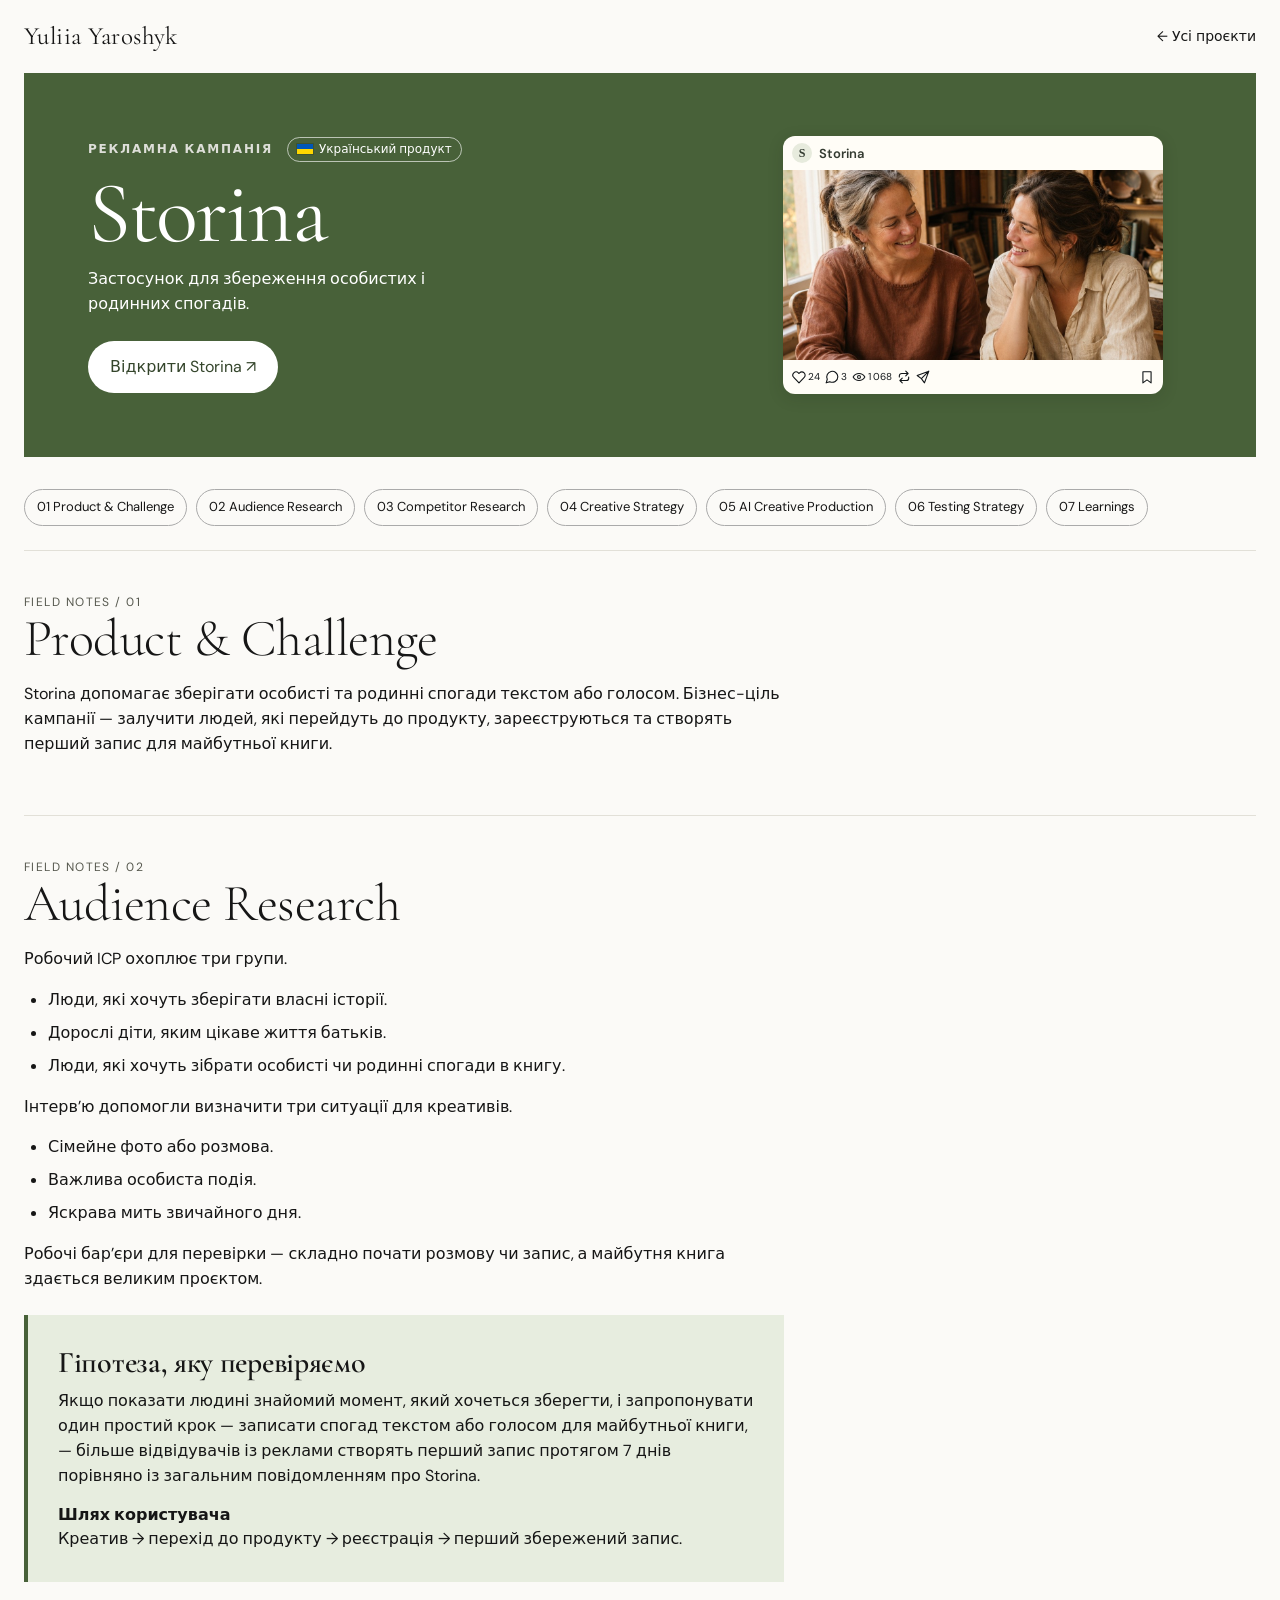
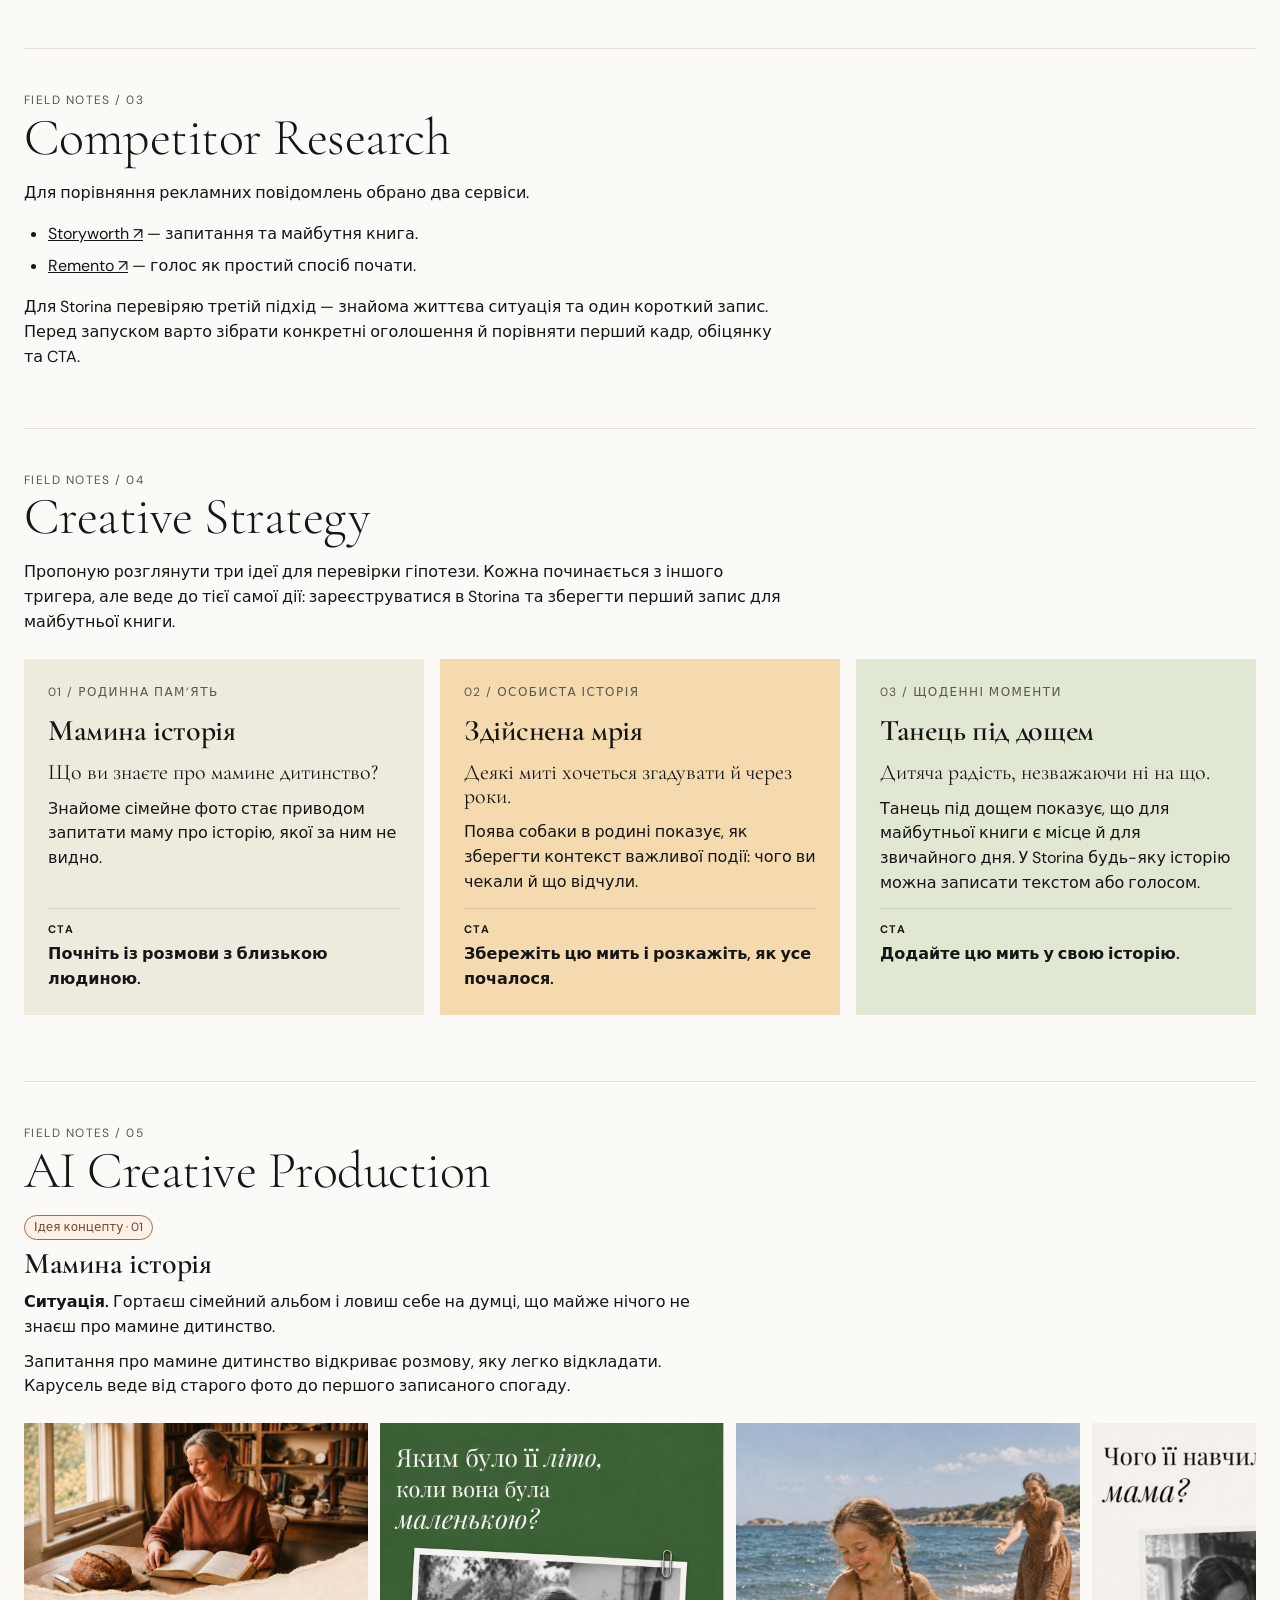
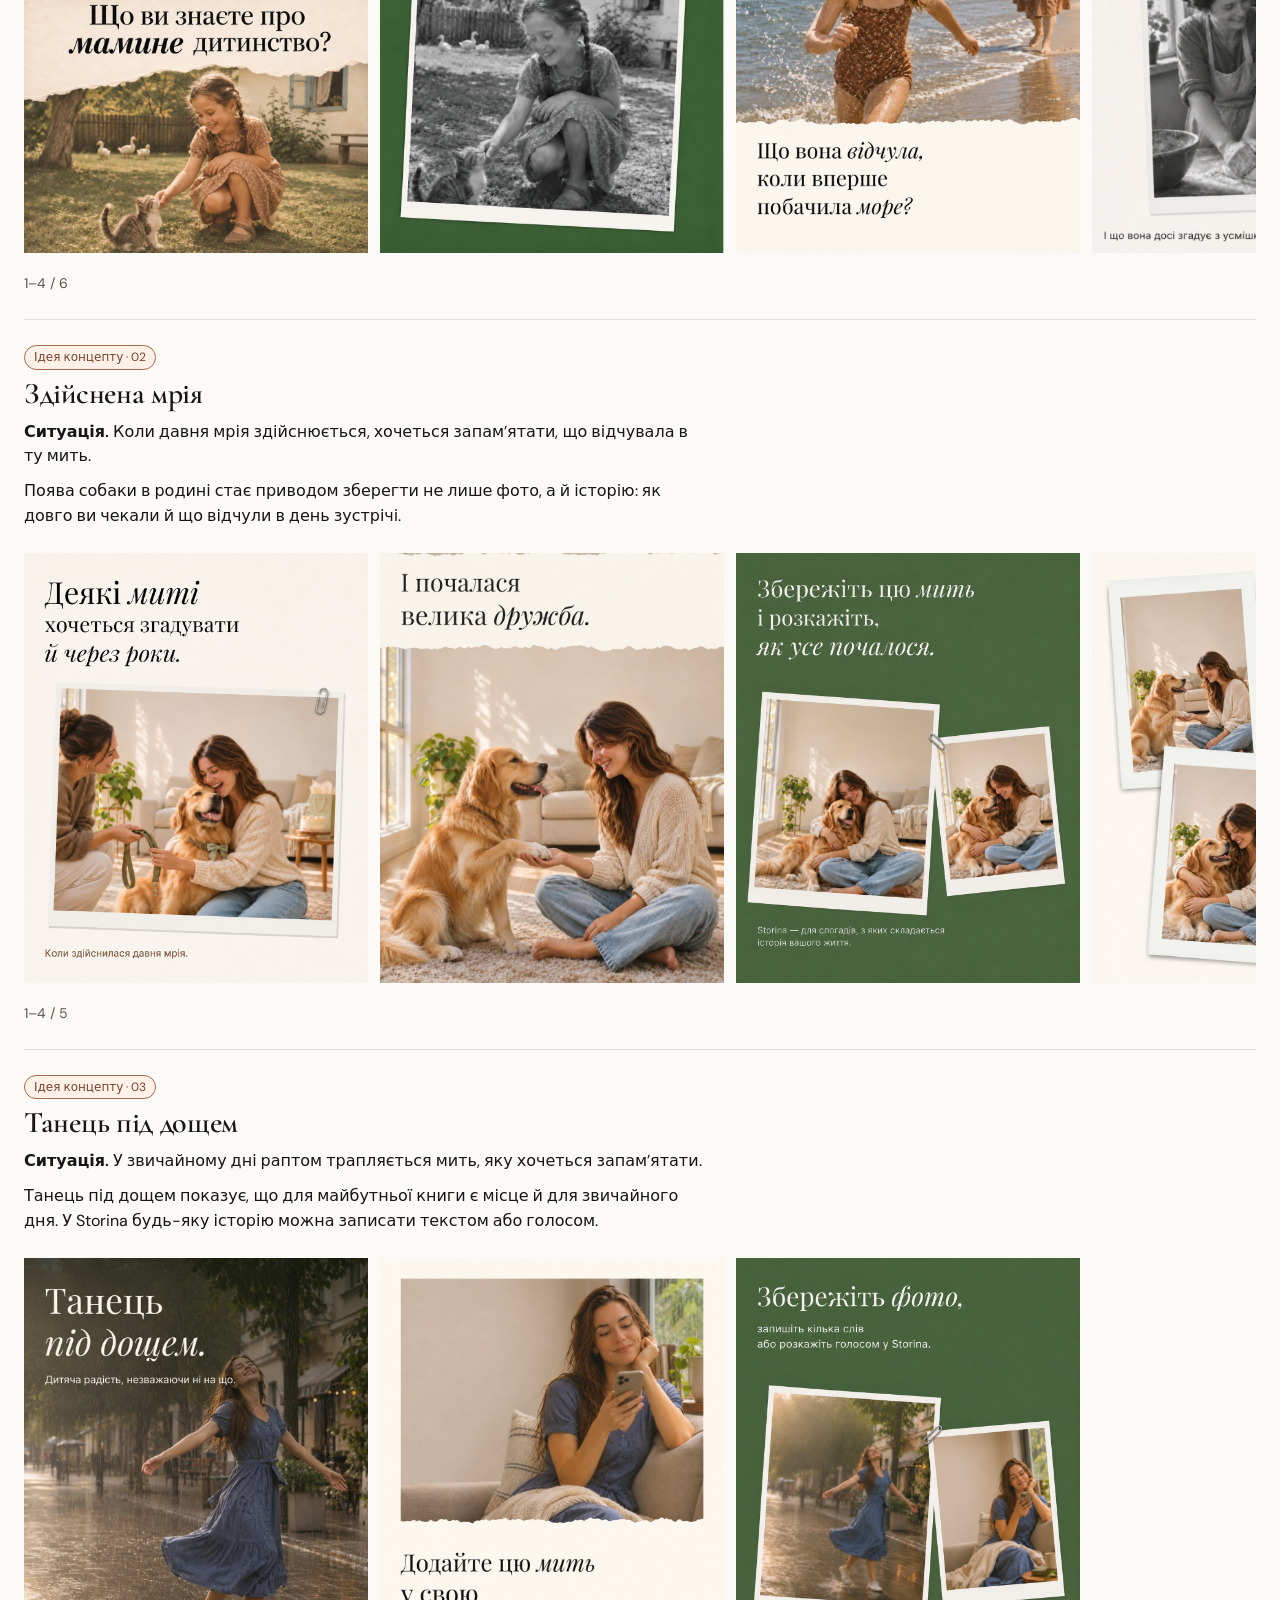
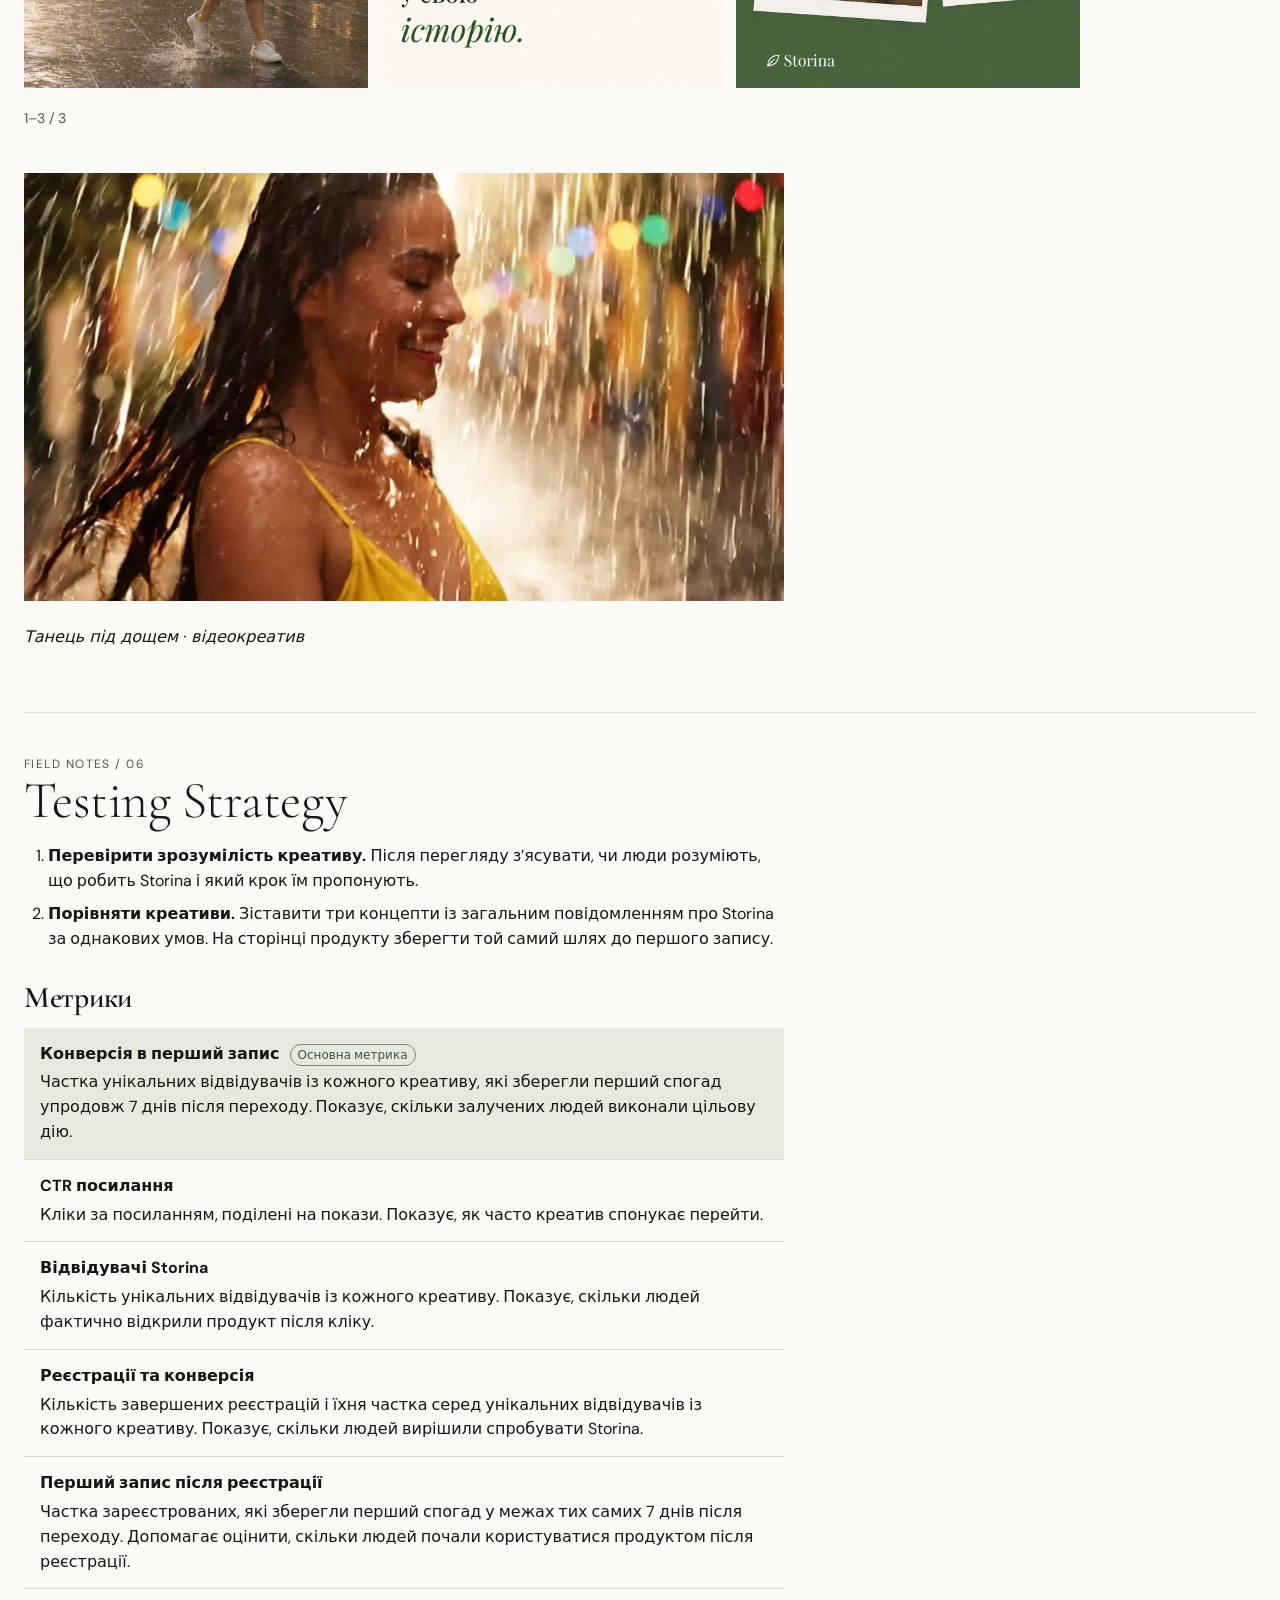
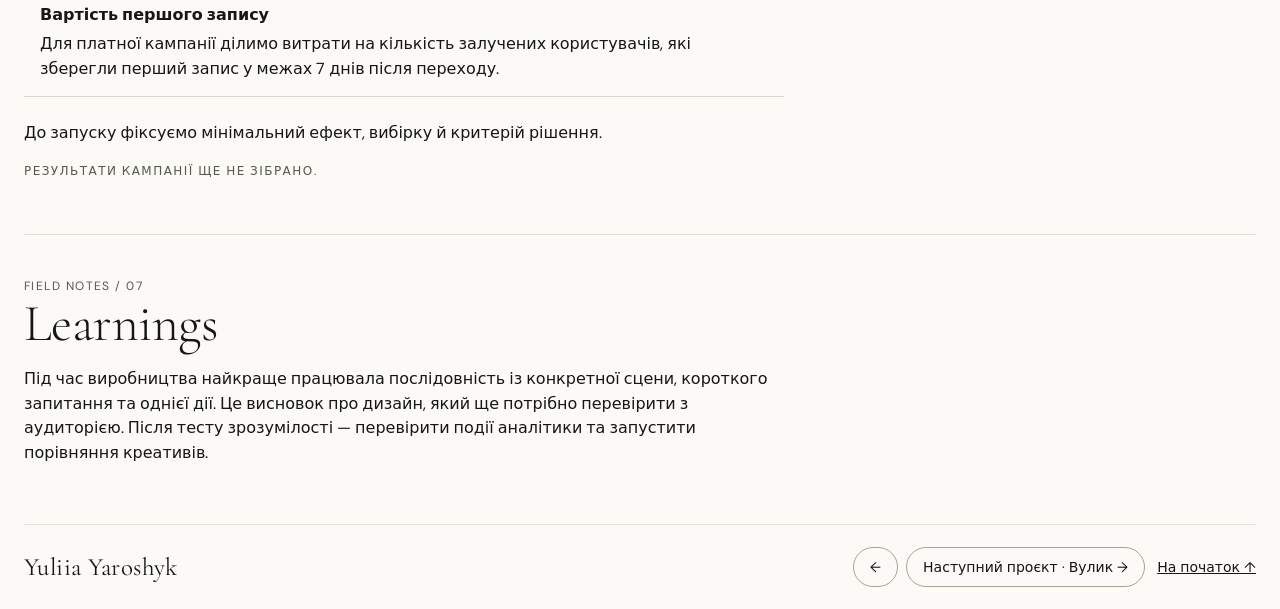
<file: storina.html>
<!doctype html><html lang="uk"><head><meta charset="utf-8"><meta name="viewport" content="width=device-width,initial-scale=1"><meta name="description" content="Портфоліо Юлії Ярошик. Кейс Storina: стратегія, креативи та план тестування."><title>Yuliia Yaroshyk · Portfolio</title><link rel="preconnect" href="https://fonts.googleapis.com"><link rel="preconnect" href="https://fonts.gstatic.com" crossorigin><link rel="stylesheet" href="https://fonts.googleapis.com/css2?family=Cormorant+Garamond:ital,wght@0,300;0,400;0,600;1,300;1,400;1,600&amp;family=DM+Sans:opsz,wght@9..40,300;9..40,400;9..40,500&amp;display=swap"><style>*{box-sizing:border-box}html{scroll-behavior:smooth}body{margin:0;background:#fbfaf7;color:#161616;font:16px/1.55 'DM Sans',system-ui,sans-serif}a{color:inherit}img{display:block;width:100%;height:auto}main,header,footer{width:min(1240px,calc(100% - 48px));margin:auto}header,footer{display:flex;justify-content:space-between;align-items:center;padding:22px 0;gap:12px;flex-wrap:wrap}.hero{display:grid;grid-template-columns:1fr 1fr;background:#c9ed72;min-height:460px;overflow:hidden}.intro{display:flex;justify-content:space-between;align-items:center;gap:24px;padding:46px 0}.intro p{font-size:clamp(23px,4vw,42px);max-width:720px;margin:0;line-height:1.13}.button{border-radius:50px;background:#171717;color:white;text-decoration:none;display:inline-block;white-space:nowrap;padding:14px 22px}nav{display:flex;gap:9px;flex-wrap:wrap;padding:0 0 24px}nav a{border:1px solid #aaa;border-radius:25px;padding:7px 12px;font-size:13px;text-decoration:none}.chapter{padding:42px 0;scroll-margin-top:12px}.chapter>p{max-width:760px}.upcoming{display:grid;grid-template-columns:repeat(3,minmax(0,1fr));gap:16px;margin:24px 0}.series{margin:24px 0}.upcoming{grid-template-columns:repeat(2,minmax(0,1fr))}.upcoming img{aspect-ratio:3/2;object-fit:cover;margin-bottom:14px}details{border-top:1px solid #ccc;padding-top:12px}summary{cursor:pointer}.refs a{margin-right:12px}@media(max-width:650px){main,header,footer{width:calc(100% - 24px)}.hero{grid-template-columns:1fr;min-height:0}.intro{align-items:flex-start;flex-direction:column}.upcoming{grid-template-columns:1fr}}.product-label{display:inline-block;margin-top:8px;padding:3px 9px;border:1px solid #6a785e;border-radius:99px;color:#34432b;font-size:12px;line-height:1.4}
.hero{background:#486139;color:#fff;grid-template-columns:1fr 1fr;align-items:center;min-height:0}
.hero .hero-copy{align-self:center;text-align:left;padding:clamp(24px,5vw,66px)}
.hero-copy p{margin:8px 0 12px;max-width:36ch}
.hero .button{display:table;margin-top:24px;background:#fff;color:#34452b}
.hero .button:hover{background:#edf1e7}

.hypothesis{max-width:760px;background:#e7eddf;border-left:4px solid #486139;padding:clamp(18px,3vw,30px);margin:24px 0}
.hypothesis h3{margin:0 0 8px}
.hypothesis p{margin:0}.hypothesis p+p{margin-top:14px}

.hero + nav[aria-label="Розділи кейсу"]{margin-block-start:clamp(20px,3vw,32px)}

.metrics-heading{margin:28px 0 12px}
.metrics-list{display:grid;gap:0;max-width:760px;padding:0;margin:0 0 24px;list-style:none}
.metrics-list li{padding:14px 16px;border-bottom:1px solid #d8d8cd}
.metrics-list p{margin:4px 0 0}
.metrics-list .metrics-primary{background:#e7e9de}
.metrics-tag{display:inline-block;margin:0 0 0 6px;padding:2px 7px;border:1px solid #818875;border-radius:999px;color:#46513d;font-size:12px;line-height:1.4}
.product-label:has(.ukraine-flag){display:inline-flex;align-items:center;gap:6px}
.ukraine-flag{display:inline-block;flex:none;width:16px;aspect-ratio:3/2;background:linear-gradient(to bottom,#0057b7 50%,#ffd700 50%);box-shadow:0 0 0 1px #0002}

.hero-photos{display:grid;grid-template-columns:2fr 1fr;gap:12px;align-items:center;padding:clamp(20px,3vw,40px) clamp(20px,3vw,40px) clamp(20px,3vw,40px) 0}
.hero-photos-pair{display:grid;gap:12px}
.hero-photos img{display:block;width:100%;height:auto;border:4px solid #fbfaf7;box-shadow:0 5px 14px #1b271b40}
@media(max-width:650px){.hero-photos{padding:0 clamp(24px,5vw,66px) 24px}}
</style><link rel="stylesheet" href="assets/portfolio-components.css">
<script defer src="assets/creative-counts.js"></script>
<script defer src="assets/creative-playback.js"></script></head><body class="project-case storina-page"><header class="case-header"><a class="case-brand" href="index.html">Yuliia Yaroshyk</a><a class="case-back" href="index.html#more">← Усі проєкти</a></header><main><div class="hero case-hero project-storina"><div class="hero-copy"><div class="project-meta"><span class="project-type">Рекламна кампанія</span><span class="product-label"><span class="ukraine-flag" aria-hidden="true"></span>Український продукт</span></div><h1>Storina</h1><p>Застосунок для збереження особистих і родинних спогадів.</p><a class="button" href="https://be-diary.vercel.app">Відкрити Storina ↗</a></div><div class="case-cover post-stack"><div class="post-card post-front"><div class="post-top" aria-hidden="true"><span class="post-avatar">S</span>Storina</div><img src="assets/storina-project-cover.jpg" alt="Мати й донька гортають родинний фотоальбом" loading="lazy"><div class="post-bottom" role="img" aria-label="Демонстраційні показники: 24 вподобань, 3 коментарі, 1 068 переглядів"><span class="post-stat"><svg viewBox="0 0 24 24" width="24" height="24" fill="none" stroke="currentColor" stroke-width="1.9" stroke-linecap="round" stroke-linejoin="round" focusable="false"><path d="M20.8 4.9a5.5 5.5 0 0 0-7.8 0L12 6l-1.1-1.1a5.5 5.5 0 0 0-7.8 7.8l1.1 1.1L12 22l7.8-8.2 1.1-1.1a5.5 5.5 0 0 0-.1-7.8Z"/></svg><span>24</span></span><span class="post-stat"><svg viewBox="0 0 24 24" width="24" height="24" fill="none" stroke="currentColor" stroke-width="1.9" stroke-linecap="round" stroke-linejoin="round" focusable="false"><path d="M22 11.5a9.5 9.5 0 0 1-13.7 8.5L2 22l1.9-6.2A9.5 9.5 0 1 1 22 11.5Z"/></svg><span>3</span></span><span class="post-stat"><svg viewBox="0 0 24 24" width="24" height="24" fill="none" stroke="currentColor" stroke-width="1.9" stroke-linecap="round" stroke-linejoin="round" focusable="false"><path d="M2 12s3.5-6 10-6 10 6 10 6-3.5 6-10 6-10-6-10-6Z"/><circle cx="12" cy="12" r="2.5"/></svg><span>1&#8239;068</span></span><svg viewBox="0 0 24 24" width="24" height="24" fill="none" stroke="currentColor" stroke-width="1.9" stroke-linecap="round" stroke-linejoin="round" focusable="false"><path d="m15 2 4 4-4 4M19 6H8a4 4 0 0 0-4 4v2m5 10-4-4 4-4m-4 4h11a4 4 0 0 0 4-4v-2"/></svg><svg viewBox="0 0 24 24" width="24" height="24" fill="none" stroke="currentColor" stroke-width="1.9" stroke-linecap="round" stroke-linejoin="round" focusable="false"><path d="M22 2 9.2 14.8M22 2l-7.5 20-5.3-7.2L2 9.5 22 2Z"/></svg><svg viewBox="0 0 24 24" width="24" height="24" fill="none" stroke="currentColor" stroke-width="1.9" stroke-linecap="round" stroke-linejoin="round" focusable="false"><path d="M5 3h14v19l-7-5-7 5V3Z"/></svg></div></div></div></div><nav aria-label="Розділи кейсу"><a href="#s1">01 Product &amp; Challenge</a><a href="#s2">02 Audience Research</a><a href="#s3">03 Competitor Research</a><a href="#s4">04 Creative Strategy</a><a href="#s5">05 AI Creative Production</a><a href="#s6">06 Testing Strategy</a><a href="#s7">07 Learnings</a></nav><section id="s1" class="chapter"><div class="eyebrow">FIELD NOTES / 01</div><h2>Product &amp; Challenge</h2><p>Storina допомагає зберігати особисті та родинні спогади текстом або голосом. Бізнес-ціль кампанії — залучити людей, які перейдуть до продукту, зареєструються та створять перший запис для майбутньої книги.</p></section><section id="s2" class="chapter"><div class="eyebrow">FIELD NOTES / 02</div><h2>Audience Research</h2>
    <p>Робочий ICP охоплює три групи.</p>
    <ul>
      <li>Люди, які хочуть зберігати власні історії.</li>
      <li>Дорослі діти, яким цікаве життя батьків.</li>
      <li>Люди, які хочуть зібрати особисті чи родинні спогади в книгу.</li>
    </ul>
    <p>Інтерв’ю допомогли визначити три ситуації для креативів.</p>
    <ul>
      <li>Сімейне фото або розмова.</li>
      <li>Важлива особиста подія.</li>
      <li>Яскрава мить звичайного дня.</li>
    </ul>
    <p>Робочі бар’єри для перевірки — складно почати розмову чи запис, а майбутня книга здається великим проєктом.</p>

<aside class="hypothesis" aria-labelledby="hypothesis-title"><h3 id="hypothesis-title">Гіпотеза, яку перевіряємо</h3><p>Якщо показати людині знайомий момент, який хочеться зберегти, і запропонувати один простий крок — записати спогад текстом або голосом для майбутньої книги, — більше відвідувачів із реклами створять перший запис протягом 7 днів порівняно із загальним повідомленням про Storina.</p><p><strong>Шлях користувача</strong><br>Креатив → перехід до продукту → реєстрація → перший збережений запис.</p></aside></section><section id="s3" class="chapter"><div class="eyebrow">FIELD NOTES / 03</div><h2>Competitor Research</h2>
    <p>Для порівняння рекламних повідомлень обрано два сервіси.</p>
    <ul>
      <li><a href="https://www.storyworth.com/">Storyworth ↗</a> — запитання та майбутня книга.</li>
      <li><a href="https://www.remento.co/">Remento ↗</a> — голос як простий спосіб почати.</li>
    </ul>
    <p>Для Storina перевіряю третій підхід — знайома життєва ситуація та один короткий запис. Перед запуском варто зібрати конкретні оголошення й порівняти перший кадр, обіцянку та CTA.</p>
</section><section id="s4" class="chapter"><div class="eyebrow">FIELD NOTES / 04</div><h2>Creative Strategy</h2><p>Пропоную розглянути три ідеї для перевірки гіпотези. Кожна починається з іншого тригера, але веде до тієї самої дії: зареєструватися в Storina та зберегти перший запис для майбутньої книги.</p><div class="scenarios"><article class="scenario"><div class="scenario-copy"><div class="eyebrow">01 / Родинна пам’ять</div><h3>Мамина історія</h3><blockquote>Що ви знаєте про мамине дитинство?</blockquote><p>Знайоме сімейне фото стає приводом запитати маму про історію, якої за ним не видно.</p></div><p class="scenario-cta"><strong>CTA</strong><span>Почніть із розмови з близькою людиною.</span></p></article><article class="scenario"><div class="scenario-copy"><div class="eyebrow">02 / Особиста історія</div><h3>Здійснена мрія</h3><blockquote>Деякі миті хочеться згадувати й через роки.</blockquote><p>Поява собаки в родині показує, як зберегти контекст важливої події: чого ви чекали й що відчули.</p></div><p class="scenario-cta"><strong>CTA</strong><span>Збережіть цю мить і розкажіть, як усе почалося.</span></p></article><article class="scenario"><div class="scenario-copy"><div class="eyebrow">03 / Щоденні моменти</div><h3>Танець під дощем</h3><blockquote>Дитяча радість, незважаючи ні на що.</blockquote><p>Танець під дощем показує, що для майбутньої книги є місце й для звичайного дня. У Storina будь-яку історію можна записати текстом або голосом.</p></div><p class="scenario-cta"><strong>CTA</strong><span>Додайте цю мить у свою історію.</span></p></article></div></section><section id="s5" class="chapter"><div class="eyebrow">FIELD NOTES / 05</div><h2>AI Creative Production</h2><article class="concept"><div class="concept-copy"><span class="product-label">Ідея концепту · 01</span><h3>Мамина історія</h3><p class="concept-situation"><strong>Ситуація.</strong> Гортаєш сімейний альбом і ловиш себе на думці, що майже нічого не знаєш про мамине дитинство.</p><p>Запитання про мамине дитинство відкриває розмову, яку легко відкладати. Карусель веде від старого фото до першого записаного спогаду.</p></div><div class="creative-feed"><a href="assets/01-mother-01-approved.jpg" target="_blank" rel="noopener"><img loading="lazy" src="assets/01-mother-01-approved.jpg" alt="Що ви знаєте про мамине дитинство?"></a><a class="creative-trim-edge" href="assets/01-mother-02.jpg" target="_blank" rel="noopener"><img loading="lazy" src="assets/01-mother-02.jpg" alt="Яким було її літо, коли вона була маленькою?"></a><a href="assets/01-mother-03.jpg" target="_blank" rel="noopener"><img loading="lazy" src="assets/01-mother-03.jpg" alt="Що вона відчула, коли вперше побачила море?"></a><a class="creative-trim-edge" href="assets/01-mother-04.jpg" target="_blank" rel="noopener"><img loading="lazy" src="assets/01-mother-04.jpg" alt="Чого її навчила мама? І що вона досі згадує з усмішкою?"></a><a href="assets/01-mother-05.jpg" target="_blank" rel="noopener"><img loading="lazy" src="assets/01-mother-05.jpg" alt="Почніть із розмови з близькою людиною. Особисті. Теплі. Родинні. Вічні. Збережіть ці історії у Storina."></a><a href="assets/01-mother-06.jpg" target="_blank" rel="noopener"><img loading="lazy" src="assets/01-mother-06.jpg" alt="Фото зберігають миті. Збережіть і мамині історії. Storina"></a></div></article><article class="concept"><div class="concept-copy"><span class="product-label">Ідея концепту · 02</span><h3>Здійснена мрія</h3><p class="concept-situation"><strong>Ситуація.</strong> Коли давня мрія здійснюється, хочеться запам’ятати, що відчувала в ту мить.</p><p>Поява собаки в родині стає приводом зберегти не лише фото, а й історію: як довго ви чекали й що відчули в день зустрічі.</p></div><div class="creative-feed"><a href="assets/02-dream-01.png" target="_blank" rel="noopener"><img loading="lazy" src="assets/02-dream-01.png" alt="Деякі миті хочеться згадувати й через роки. Коли здійснилася давня мрія."></a><a href="assets/02-dream-02.jpg" target="_blank" rel="noopener"><img loading="lazy" src="assets/02-dream-02.jpg" alt="І почалася велика дружба."></a><a href="assets/02-dream-03.png" target="_blank" rel="noopener"><img loading="lazy" src="assets/02-dream-03.png" alt="Збережіть цю мить і розкажіть, як усе почалося. Storina — для спогадів, з яких складається історія вашого життя."></a><a href="assets/02-dream-04.jpg" target="_blank" rel="noopener"><img loading="lazy" src="assets/02-dream-04.jpg" alt="Щастя має лапки"></a><a href="assets/02-dream-05.jpg" target="_blank" rel="noopener"><img loading="lazy" src="assets/02-dream-05.jpg" alt="Розкажи це та збережи в Storina"></a></div></article><article class="concept"><div class="concept-copy"><span class="product-label">Ідея концепту · 03</span><h3>Танець під дощем</h3><p class="concept-situation"><strong>Ситуація.</strong> У звичайному дні раптом трапляється мить, яку хочеться запам’ятати.</p><p>Танець під дощем показує, що для майбутньої книги є місце й для звичайного дня. У Storina будь-яку історію можна записати текстом або голосом.</p></div><div class="creative-feed"><a href="assets/03-rain-01.jpg" target="_blank" rel="noopener"><img loading="lazy" src="assets/03-rain-01.jpg" alt="Танець під дощем. Дитяча радість, незважаючи ні на що."></a><a href="assets/03-rain-02.jpg" target="_blank" rel="noopener"><img loading="lazy" src="assets/03-rain-02.jpg" alt="Додайте цю мить у свою історію."></a><a href="assets/03-rain-03.png" target="_blank" rel="noopener"><img loading="lazy" src="assets/03-rain-03.png" alt="Збережіть фото, запишіть кілька слів або розкажіть голосом у Storina. Storina"></a></div></article><figure style="margin:20px 0;max-width:760px"><video data-play-on-scroll muted loop playsinline preload="none" poster="assets/rain-film-poster.jpg" style="display:block;width:100%;background:#161616" aria-label="Танець під дощем"><source src="assets/rain-film.mp4" type="video/mp4"></video><figcaption style="margin-block-start:24px;font-style:italic">Танець під дощем · відеокреатив</figcaption></figure></section><section id="s6" class="chapter"><div class="eyebrow">FIELD NOTES / 06</div><h2>Testing Strategy</h2>
    <ol>
      <li><strong>Перевірити зрозумілість креативу.</strong> Після перегляду з’ясувати, чи люди розуміють, що робить Storina і який крок їм пропонують.</li>
      <li><strong>Порівняти креативи.</strong> Зіставити три концепти із загальним повідомленням про Storina за однакових умов. На сторінці продукту зберегти той самий шлях до першого запису.</li>
    </ol>
<h3 class="metrics-heading">Метрики</h3>
<ul class="metrics-list" role="list">
  <li class="metrics-primary"><strong>Конверсія в перший запис</strong> <span class="metrics-tag">Основна метрика</span><p>Частка унікальних відвідувачів із кожного креативу, які зберегли перший спогад упродовж 7 днів після переходу. Показує, скільки залучених людей виконали цільову дію.</p></li>
  <li><strong>CTR посилання</strong><p>Кліки за посиланням, поділені на покази. Показує, як часто креатив спонукає перейти.</p></li>
  <li><strong>Відвідувачі Storina</strong><p>Кількість унікальних відвідувачів із кожного креативу. Показує, скільки людей фактично відкрили продукт після кліку.</p></li>
  <li><strong>Реєстрації та конверсія</strong><p>Кількість завершених реєстрацій і їхня частка серед унікальних відвідувачів із кожного креативу. Показує, скільки людей вирішили спробувати Storina.</p></li>
  <li><strong>Перший запис після реєстрації</strong><p>Частка зареєстрованих, які зберегли перший спогад у межах тих самих 7 днів після переходу. Допомагає оцінити, скільки людей почали користуватися продуктом після реєстрації.</p></li>
  <li><strong>Вартість першого запису</strong><p>Для платної кампанії ділимо витрати на кількість залучених користувачів, які зберегли перший запис у межах 7 днів після переходу.</p></li>
</ul>
<p>До запуску фіксуємо мінімальний ефект, вибірку й критерій рішення.</p><p class="small">Результати кампанії ще не зібрано.</p></section><section id="s7" class="chapter"><div class="eyebrow">FIELD NOTES / 07</div><h2>Learnings</h2><p>Під час виробництва найкраще працювала послідовність із конкретної сцени, короткого запитання та однієї дії. Це висновок про дизайн, який ще потрібно перевірити з аудиторією. Після тесту зрозумілості — перевірити події аналітики та запустити порівняння креативів.</p></section></main>
<footer class="case-footer">
  <b>Yuliia Yaroshyk</b>
  <nav class="case-project-nav" aria-label="Навігація між проєктами">
    <a class="case-project-link" rel="prev noopener" href="online-ordering.html" aria-label="Попередній проєкт · CoolFood" title="Попередній проєкт · CoolFood" target="_blank"><span aria-hidden="true">←</span></a>
    <a class="case-project-link" rel="next noopener" href="vulyk.html" target="_blank">Наступний проєкт · <span>Вулик</span> <span aria-hidden="true">→</span></a>
  </nav>
  <a href="#">На початок ↑</a>
</footer>
</body></html>
</file>
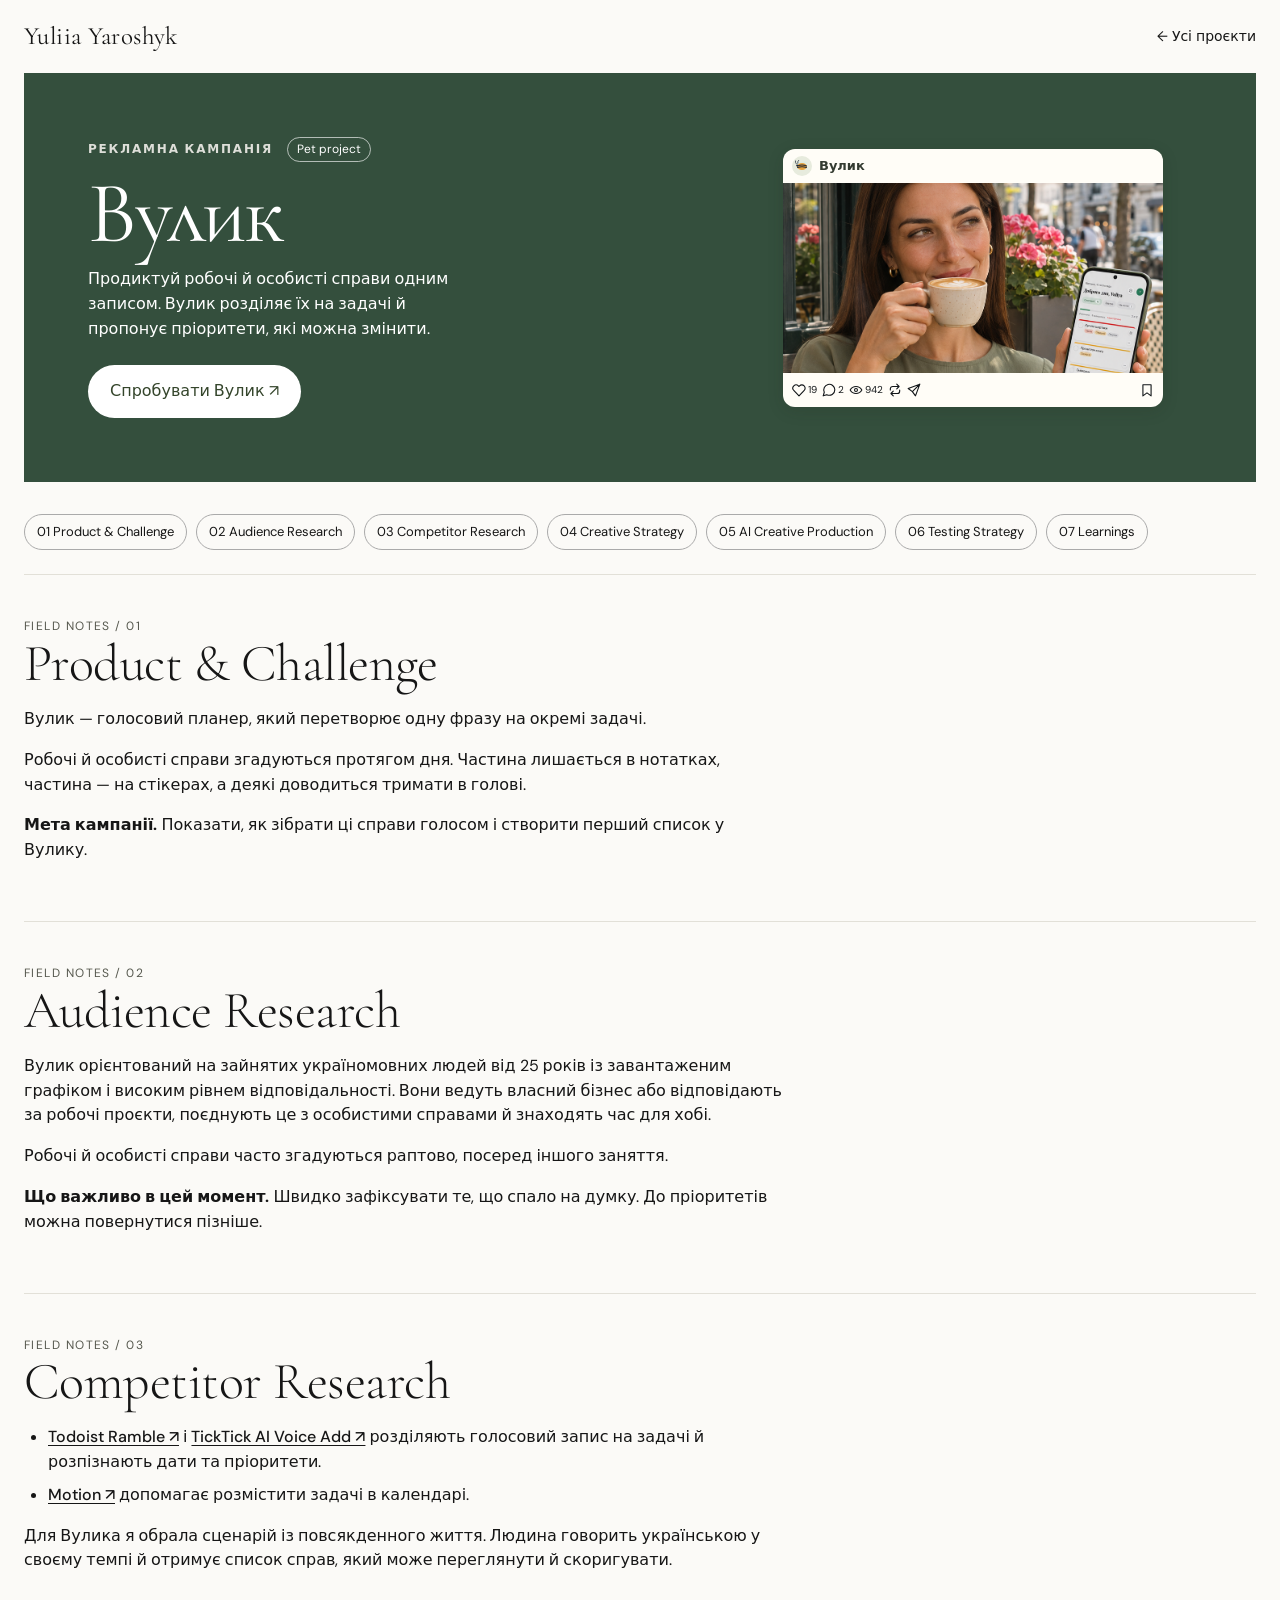
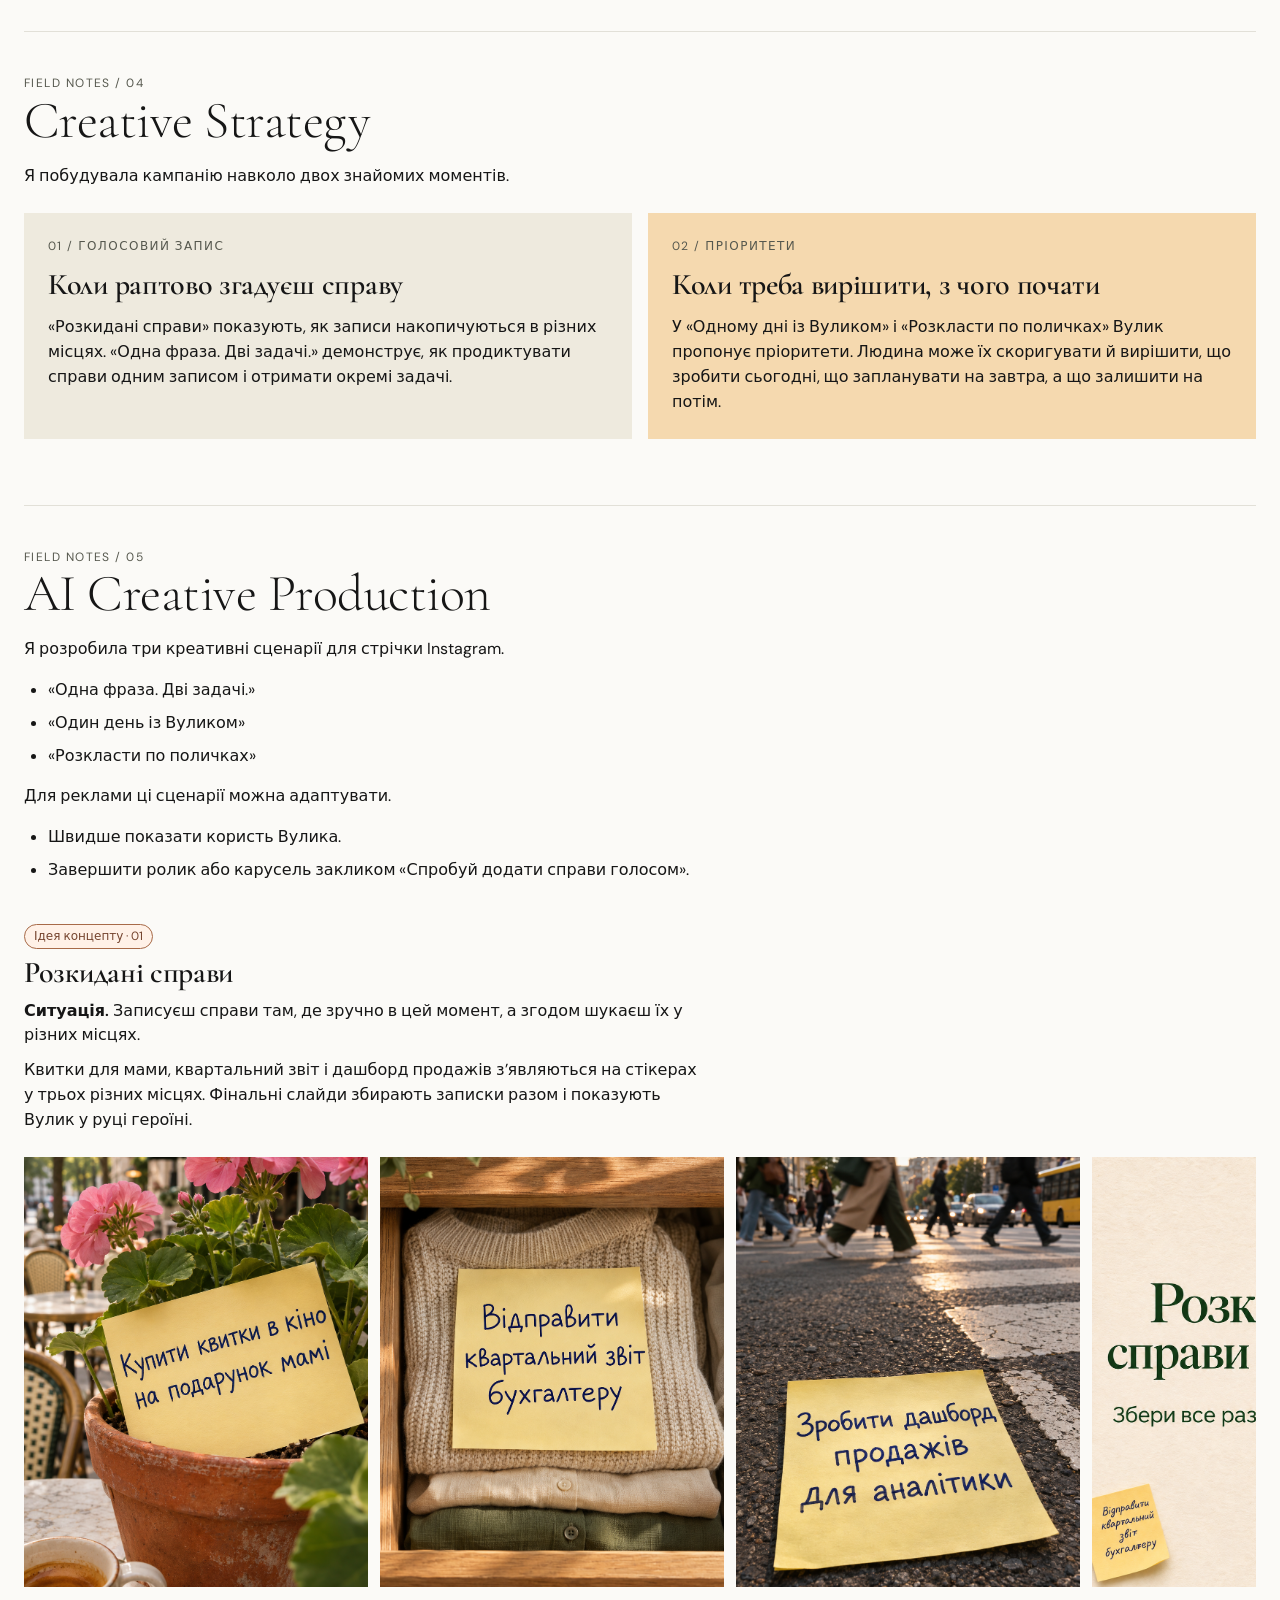
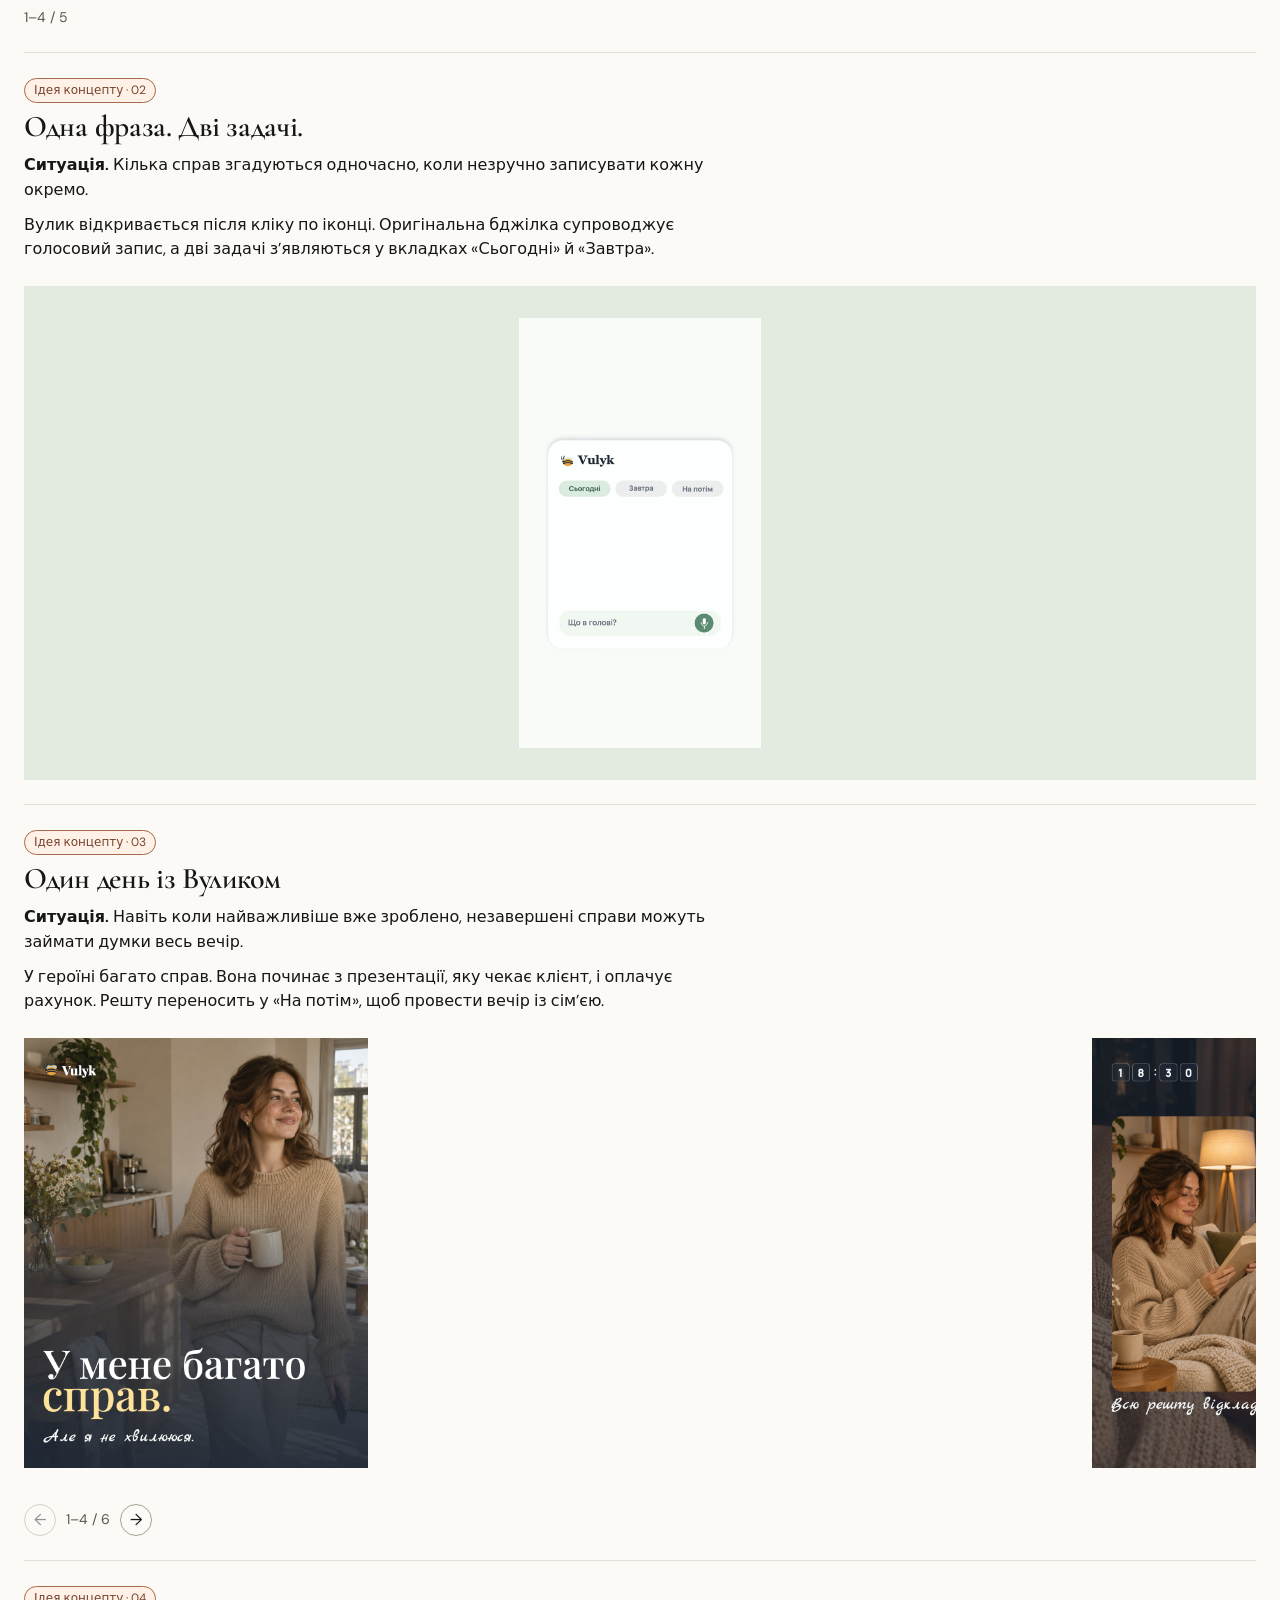
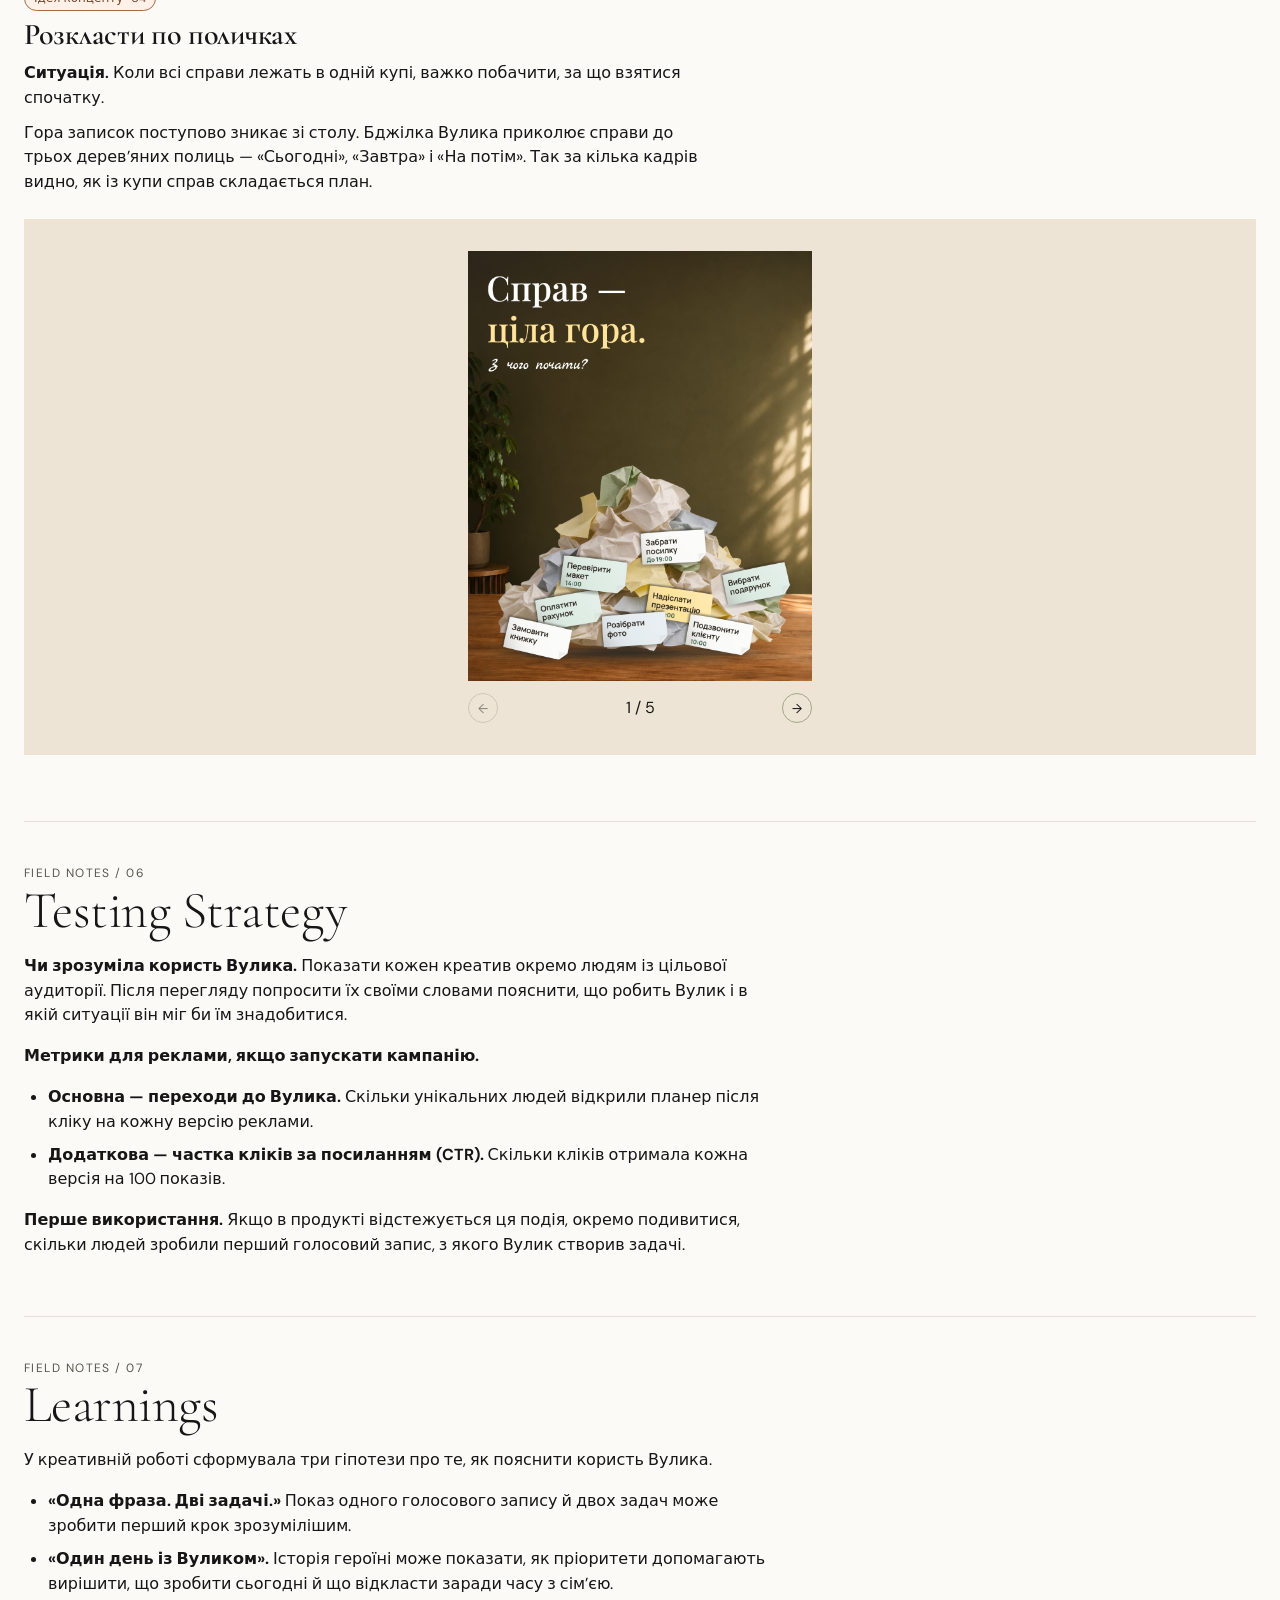
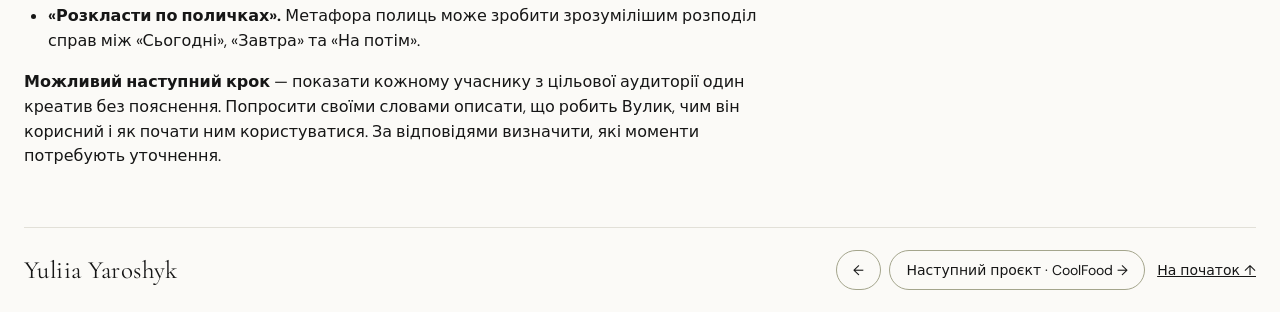
<file: vulyk.html>
<!doctype html><html lang="uk"><head><meta charset="utf-8"><meta name="viewport" content="width=device-width,initial-scale=1"><meta name="description" content="Портфоліо Юлії Ярошик. Кейс Вулика — стратегія, креативи та план тестування."><title>Вулик · Yuliia Yaroshyk</title><link rel="preconnect" href="https://fonts.googleapis.com"><link rel="preconnect" href="https://fonts.gstatic.com" crossorigin><link rel="stylesheet" href="https://fonts.googleapis.com/css2?family=Cormorant+Garamond:ital,wght@0,300;0,400;0,600;1,300;1,400;1,600&amp;family=DM+Sans:opsz,wght@9..40,300;9..40,400;9..40,500&amp;display=swap"><style>*{box-sizing:border-box}html{scroll-behavior:smooth}body{margin:0;background:#fbfaf7;color:#161616;font:16px/1.55 'DM Sans',system-ui,sans-serif}a{color:inherit}img{display:block;width:100%;height:auto}main,header,footer{width:min(1240px,calc(100% - 48px));margin:auto}header,footer{display:flex;justify-content:space-between;align-items:center;padding:22px 0;gap:12px;flex-wrap:wrap}.hero{display:grid;grid-template-columns:1fr 1fr;background:#c9ed72;min-height:460px;overflow:hidden}.intro{display:flex;justify-content:space-between;align-items:center;gap:24px;padding:46px 0}.intro p{font-size:clamp(23px,4vw,42px);max-width:720px;margin:0;line-height:1.13}.button{border-radius:50px;background:#171717;color:white;text-decoration:none;display:inline-block;white-space:nowrap;padding:14px 22px}nav{display:flex;gap:9px;flex-wrap:wrap;padding:0 0 24px}nav a{border:1px solid #aaa;border-radius:25px;padding:7px 12px;font-size:13px;text-decoration:none}.chapter{padding:42px 0;scroll-margin-top:12px}.chapter>p{max-width:760px}.upcoming{display:grid;grid-template-columns:repeat(3,minmax(0,1fr));gap:16px;margin:24px 0}.series{margin:24px 0}.upcoming{grid-template-columns:repeat(2,minmax(0,1fr))}.upcoming img{aspect-ratio:3/2;object-fit:cover;margin-bottom:14px}details{border-top:1px solid #ccc;padding-top:12px}summary{cursor:pointer}.refs a{margin-right:12px}@media(max-width:650px){main,header,footer{width:calc(100% - 24px)}.hero{grid-template-columns:1fr;min-height:0}.intro{align-items:flex-start;flex-direction:column}.upcoming{grid-template-columns:1fr}}.product-label{display:inline-block;margin-top:8px;padding:3px 9px;border:1px solid #6a785e;border-radius:99px;color:#34432b;font-size:12px;line-height:1.4}
.hero{background:#486139;color:#fff;grid-template-columns:1fr 1fr;align-items:center;min-height:0}
.hero .hero-copy{align-self:center;text-align:left;padding:clamp(24px,5vw,66px)}
.hero-copy p{margin:8px 0 12px;max-width:36ch}
.hero .button{display:table;margin-top:24px;background:#fff;color:#34452b}
.hero .button:hover{background:#edf1e7}

.hypothesis{max-width:760px;background:#e7eddf;border-left:4px solid #486139;padding:clamp(18px,3vw,30px);margin:24px 0}
.hypothesis h3{margin:0 0 8px}
.hypothesis p{margin:0}.hypothesis p+p{margin-top:14px}

.hero + nav[aria-label="Розділи кейсу"]{margin-block-start:clamp(20px,3vw,32px)}

.metrics-heading{margin:28px 0 12px}
.metrics-list{display:grid;gap:0;max-width:760px;padding:0;margin:0 0 24px;list-style:none}
.metrics-list li{padding:14px 16px;border-bottom:1px solid #d8d8cd}
.metrics-list p{margin:4px 0 0}
.metrics-list .metrics-primary{background:#e7e9de}
.metrics-tag{display:inline-block;margin:0 0 0 6px;padding:2px 7px;border:1px solid #818875;color:#46513d;font-size:12px;line-height:1.4}
.product-label:has(.ukraine-flag){display:inline-flex;align-items:center;gap:6px}
.ukraine-flag{display:inline-block;flex:none;width:16px;aspect-ratio:3/2;background:linear-gradient(to bottom,#0057b7 50%,#ffd700 50%);box-shadow:0 0 0 1px #0002}

.hero-photos{display:grid;grid-template-columns:2fr 1fr;gap:12px;align-items:center;padding:clamp(20px,3vw,40px) clamp(20px,3vw,40px) clamp(20px,3vw,40px) 0}
.hero-photos-pair{display:grid;gap:12px}
.hero-photos img{display:block;width:100%;height:auto;border:4px solid #fbfaf7;box-shadow:0 5px 14px #1b271b40}
@media(max-width:650px){.hero-photos{padding:0 clamp(24px,5vw,66px) 24px}}

.hero{background:#344f3d}
.hero .button{border-radius:0}
.vulyk-hero-image{display:grid;place-items:center;padding:clamp(18px,3vw,34px)}
.vulyk-hero-image img{width:min(100%,300px);height:auto}
@media(max-width:650px){.vulyk-hero-image{padding-top:0}}
.vulyk-page #s3 li a{font-weight:500;text-underline-offset:.17em}
</style><link rel="stylesheet" href="assets/portfolio-components.css">
<script defer src="assets/creative-counts.js"></script>
<script defer src="assets/creative-playback.js"></script>
<script defer src="assets/creative-steps.js"></script></head><body class="project-case vulyk-page">
<header class="case-header"><a class="case-brand" href="index.html">Yuliia Yaroshyk</a><a class="case-back" href="index.html#more">← Усі проєкти</a></header>
<main>
  <div class="hero case-hero project-vulyk">
    <div class="hero-copy">
      <div class="project-meta"><span class="project-type">Рекламна кампанія</span><span class="product-label" lang="en">Pet project</span></div>
      <h1>Вулик</h1>
      <p>Продиктуй робочі й особисті справи одним записом. Вулик розділяє їх на задачі й пропонує пріоритети, які можна змінити.</p>
      <a class="button" href="https://ai-planner-orcin.vercel.app/">Спробувати Вулик ↗</a>
    </div>
    <div class="case-cover post-stack"><div class="post-card post-front"><div class="post-top" aria-hidden="true"><span class="post-avatar"><img src="assets/vulyk/bee.svg" alt="" width="28" height="24"></span>Вулик</div><img src="assets/vulyk/05-vulyk.png" alt="Героїня з кавою показує Вулик на телефоні" loading="lazy"><div class="post-bottom" role="img" aria-label="Демонстраційні показники: 19 вподобань, 2 коментарі, 942 переглядів"><span class="post-stat"><svg viewBox="0 0 24 24" width="24" height="24" fill="none" stroke="currentColor" stroke-width="1.9" stroke-linecap="round" stroke-linejoin="round" focusable="false"><path d="M20.8 4.9a5.5 5.5 0 0 0-7.8 0L12 6l-1.1-1.1a5.5 5.5 0 0 0-7.8 7.8l1.1 1.1L12 22l7.8-8.2 1.1-1.1a5.5 5.5 0 0 0-.1-7.8Z"/></svg><span>19</span></span><span class="post-stat"><svg viewBox="0 0 24 24" width="24" height="24" fill="none" stroke="currentColor" stroke-width="1.9" stroke-linecap="round" stroke-linejoin="round" focusable="false"><path d="M22 11.5a9.5 9.5 0 0 1-13.7 8.5L2 22l1.9-6.2A9.5 9.5 0 1 1 22 11.5Z"/></svg><span>2</span></span><span class="post-stat"><svg viewBox="0 0 24 24" width="24" height="24" fill="none" stroke="currentColor" stroke-width="1.9" stroke-linecap="round" stroke-linejoin="round" focusable="false"><path d="M2 12s3.5-6 10-6 10 6 10 6-3.5 6-10 6-10-6-10-6Z"/><circle cx="12" cy="12" r="2.5"/></svg><span>942</span></span><svg viewBox="0 0 24 24" width="24" height="24" fill="none" stroke="currentColor" stroke-width="1.9" stroke-linecap="round" stroke-linejoin="round" focusable="false"><path d="m15 2 4 4-4 4M19 6H8a4 4 0 0 0-4 4v2m5 10-4-4 4-4m-4 4h11a4 4 0 0 0 4-4v-2"/></svg><svg viewBox="0 0 24 24" width="24" height="24" fill="none" stroke="currentColor" stroke-width="1.9" stroke-linecap="round" stroke-linejoin="round" focusable="false"><path d="M22 2 9.2 14.8M22 2l-7.5 20-5.3-7.2L2 9.5 22 2Z"/></svg><svg viewBox="0 0 24 24" width="24" height="24" fill="none" stroke="currentColor" stroke-width="1.9" stroke-linecap="round" stroke-linejoin="round" focusable="false"><path d="M5 3h14v19l-7-5-7 5V3Z"/></svg></div></div></div>
  </div>
  <nav aria-label="Розділи кейсу">
    <a href="#s1">01 Product &amp; Challenge</a><a href="#s2">02 Audience Research</a><a href="#s3">03 Competitor Research</a><a href="#s4">04 Creative Strategy</a><a href="#s5">05 AI Creative Production</a><a href="#s6">06 Testing Strategy</a><a href="#s7">07 Learnings</a>
  </nav>
  <section id="s1" class="chapter">
    <div class="eyebrow">FIELD NOTES / 01</div><h2>Product &amp; Challenge</h2>
    <p>Вулик — голосовий планер, який перетворює одну фразу на окремі задачі.</p>
    <p>Робочі й особисті справи згадуються протягом дня. Частина лишається в нотатках, частина — на стікерах, а деякі доводиться тримати в голові.</p>
    <p><strong>Мета кампанії.</strong> Показати, як зібрати ці справи голосом і створити перший список у Вулику.</p>
  </section>
  <section id="s2" class="chapter">
    <div class="eyebrow">FIELD NOTES / 02</div><h2>Audience Research</h2>
    <p>Вулик орієнтований на зайнятих україномовних людей від 25 років із завантаженим графіком і високим рівнем відповідальності. Вони ведуть власний бізнес або відповідають за робочі проєкти, поєднують це з особистими справами й знаходять час для хобі.</p>
    <p>Робочі й особисті справи часто згадуються раптово, посеред іншого заняття.</p>
    <p><strong>Що важливо в цей момент.</strong> Швидко зафіксувати те, що спало на думку. До пріоритетів можна повернутися пізніше.</p>
  </section>
  <section id="s3" class="chapter">
    <div class="eyebrow">FIELD NOTES / 03</div><h2>Competitor Research</h2>
    <ul>
      <li><a href="https://www.todoist.com/help/todoist/todoist-and-ai/dictate-to-add-tasks-with-ramble-P1Raq7vVF">Todoist Ramble ↗</a> і <a href="https://help.ticktick.com/articles/7082552170989486080">TickTick AI Voice Add ↗</a> розділяють голосовий запис на задачі й розпізнають дати та пріоритети.</li>
      <li><a href="https://www.usemotion.com/help/time-management/auto-scheduling">Motion ↗</a> допомагає розмістити задачі в календарі.</li>
    </ul>
    <p>Для Вулика я обрала сценарій із повсякденного життя. Людина говорить українською у своєму темпі й отримує список справ, який може переглянути й скоригувати.</p>
  </section>
  <section id="s4" class="chapter">
    <div class="eyebrow">FIELD NOTES / 04</div><h2>Creative Strategy</h2>
    <p>Я побудувала кампанію навколо двох знайомих моментів.</p>
    <div class="scenarios scenarios--pair">
      <article class="scenario">
        <div class="scenario-copy">
          <div class="eyebrow">01 / Голосовий запис</div>
          <h3>Коли раптово згадуєш справу</h3>
          <p>«Розкидані справи» показують, як записи накопичуються в різних місцях. «Одна фраза. Дві задачі.» демонструє, як продиктувати справи одним записом і отримати окремі задачі.</p>
        </div>
      </article>
      <article class="scenario">
        <div class="scenario-copy">
          <div class="eyebrow">02 / Пріоритети</div>
          <h3>Коли треба вирішити, з чого почати</h3>
          <p>У «Одному дні із Вуликом» і «Розкласти по поличках» Вулик пропонує пріоритети. Людина може їх скоригувати й вирішити, що зробити сьогодні, що запланувати на завтра, а що залишити на потім.</p>
        </div>
      </article>
    </div>
  </section>
  <section id="s5" class="chapter">
    <div class="eyebrow">FIELD NOTES / 05</div><h2>AI Creative Production</h2>
    <p>Я розробила три креативні сценарії для стрічки Instagram.</p>
    <ul>
      <li>«Одна фраза. Дві задачі.»</li>
      <li>«Один день із Вуликом»</li>
      <li>«Розкласти по поличках»</li>
    </ul>
    <p>Для реклами ці сценарії можна адаптувати.</p>
    <ul>
      <li>Швидше показати користь Вулика.</li>
      <li>Завершити ролик або карусель закликом «Спробуй додати справи голосом».</li>
    </ul>
    <article class="concept">
      <div class="concept-copy">
        <span class="product-label">Ідея концепту · 01</span>
        <h3 id="scattered-creative">Розкидані справи</h3>
        <p class="concept-situation"><strong>Ситуація.</strong> Записуєш справи там, де зручно в цей момент, а згодом шукаєш їх у різних місцях.</p>
        <p>Квитки для мами, квартальний звіт і дашборд продажів з’являються на стікерах у трьох різних місцях. Фінальні слайди збирають записки разом і показують Вулик у руці героїні.</p>
      </div>
      <div class="creative-feed" role="group" aria-labelledby="scattered-creative">
        <a href="assets/vulyk/01-cafe.png" target="_blank" rel="noopener"><img loading="lazy" src="assets/vulyk/01-cafe.png" alt="Записка у квітах: купити квитки в кіно на подарунок мамі"></a>
        <a href="assets/vulyk/02-dresser.png" target="_blank" rel="noopener"><img loading="lazy" src="assets/vulyk/02-dresser.png" alt="Записка в комоді: відправити квартальний звіт бухгалтеру"></a>
        <a href="assets/vulyk/03-street.png" target="_blank" rel="noopener"><img loading="lazy" src="assets/vulyk/03-street.png" alt="Записка на асфальті: зробити дашборд продажів для аналітики"></a>
        <a href="assets/vulyk/04-message.png" target="_blank" rel="noopener"><img loading="lazy" src="assets/vulyk/04-message.png" alt="Розкидані справи в житті? Збери все разом з планером!"></a>
        <a href="assets/vulyk/05-vulyk.png" target="_blank" rel="noopener"><img loading="lazy" src="assets/vulyk/05-vulyk.png" alt="Героїня на веранді кав’ярні з телефоном і відкритим Вуликом"></a>
      </div>
    </article>
    <article class="concept">
      <div class="concept-copy">
        <span class="product-label">Ідея концепту · 02</span>
        <h3 id="voice-creative">Одна фраза. Дві задачі.</h3>
        <p class="concept-situation"><strong>Ситуація.</strong> Кілька справ згадуються одночасно, коли незручно записувати кожну окремо.</p>
        <p>Вулик відкривається після кліку по іконці. Оригінальна бджілка супроводжує голосовий запис, а дві задачі з’являються у вкладках «Сьогодні» й «Завтра».</p>
      </div>
      <figure class="creative-player">
        <video data-play-on-scroll muted loop playsinline preload="metadata" poster="assets/vulyk/voice/vulyk-one-phrase-ripple-preview-9x16.png" aria-label="Одна фраза. Дві задачі." aria-describedby="voice-transcript">
          <source src="assets/vulyk/voice/vulyk-one-phrase-ripple-9x16.mp4" type="video/mp4">
        </video>
        <p id="voice-transcript" hidden>Скажи все однією фразою. «Сьогодні купити молоко, а завтра о 15:00 — зустріч із клієнтом». Кожній справі свій час. «Купити молоко» · «Середній». «Зустріч із клієнтом» · «Високий» · «15:00». Одна фраза. Дві задачі. Vulyk. Згадала? Скажи Вулику.</p>
      </figure>
    </article>
    <article class="concept">
      <div class="concept-copy">
        <span class="product-label">Ідея концепту · 03</span>
        <h3 id="one-day-creative">Один день із Вуликом</h3>
        <p class="concept-situation"><strong>Ситуація.</strong> Навіть коли найважливіше вже зроблено, незавершені справи можуть займати думки весь вечір.</p>
        <p>У героїні багато справ. Вона починає з презентації, яку чекає клієнт, і оплачує рахунок. Решту переносить у «На потім», щоб провести вечір із сім’єю.</p>
      </div>
      <div class="creative-feed" role="group" aria-labelledby="one-day-creative" data-play-visible-video data-creative-arrows>
        <a href="assets/vulyk/one-day/01-cover.png" target="_blank" rel="noopener"><img loading="lazy" src="assets/vulyk/one-day/01-cover.png" alt="У мене багато справ. Але я не хвилююся."></a>
        <figure>
          <video data-play-on-scroll muted loop playsinline preload="auto" aria-label="Один день із Вуликом · слайд 2" aria-describedby="one-day-slide-2-description">
            <source src="assets/vulyk/one-day/02-morning-priority.mp4" type="video/mp4">
          </video>
          <p id="one-day-slide-2-description" hidden>08:30. До 11:00 клієнт чекає презентацію. Це терміново. Вулик впорядковує п’ять справ: «Надіслати презентацію» · «До 11:00 · Високий пріоритет»; «Оплатити рахунок» · «Середній пріоритет»; «Розібрати фото»; «Замовити книжку»; «Вибрати подарунок».</p>
        </figure>
        <figure>
          <video data-play-on-scroll muted loop playsinline preload="auto" aria-label="Один день із Вуликом · слайд 3" aria-describedby="one-day-slide-3-description">
            <source src="assets/vulyk/one-day/03-presentation-sent.mp4" type="video/mp4">
          </video>
          <p id="one-day-slide-3-description" hidden>10:48. Презентація у клієнта. До дедлайну ще 12 хвилин. «Надіслати презентацію» · «Виконано о 10:48».</p>
        </figure>
        <a href="assets/vulyk/one-day/04-quiet-evening.png" target="_blank" rel="noopener"><img loading="lazy" src="assets/vulyk/one-day/04-quiet-evening.png" alt="18:30. Всю решту відкладу на потім"></a>
        <figure>
          <video data-play-on-scroll muted loop playsinline preload="auto" aria-label="Один день із Вуликом · слайд 5" aria-describedby="one-day-slide-5-description">
            <source src="assets/vulyk/one-day/05-move-to-later.mp4" type="video/mp4">
          </video>
          <p id="one-day-slide-5-description" hidden>18:45. Головне виконано. Можна видихнути. Презентацію виконано. Бджілка підлітає до рахунку, і статус змінюється з «До сплати» на «Виконано». Три інші записи переходять у «На потім».</p>
        </figure>
        <a href="assets/vulyk/one-day/06-family.png" target="_blank" rel="noopener"><img loading="lazy" src="assets/vulyk/one-day/06-family.png" alt="19:00. Час для сім’ї. Решта справ — у Вулику."></a>
      </div>
    </article>
    <article class="concept">
      <div class="concept-copy">
        <span class="product-label">Ідея концепту · 04</span>
        <h3 id="shelves-creative">Розкласти по поличках</h3>
        <p class="concept-situation"><strong>Ситуація.</strong> Коли всі справи лежать в одній купі, важко побачити, за що взятися спочатку.</p>
        <p>Гора записок поступово зникає зі столу. Бджілка Вулика приколює справи до трьох дерев’яних полиць — «Сьогодні», «Завтра» і «На потім». Так за кілька кадрів видно, як із купи справ складається план.</p>
      </div>
      <div>
        <div class="creative-feed" role="group" aria-labelledby="shelves-creative" data-creative-steps data-predecode>
          <a href="assets/vulyk/shelves/01-pile.png" target="_blank" rel="noopener"><img loading="lazy" src="assets/vulyk/shelves/01-pile.png" alt="З чого почати? Вісім записок зі справами лежать у купі перед порожньою стіною."></a>
          <figure>
            <video controls muted playsinline preload="auto" poster="assets/vulyk/shelves/02-today.first.jpg" aria-label="Розкласти по поличках · слайд 2" aria-describedby="shelves-slide-2-description">
              <source src="assets/vulyk/shelves/02-today.mp4" type="video/mp4">
            </video>
            <p id="shelves-slide-2-description" hidden>Бджілка створює полицю «Сьогодні» й приколює голочками три записки: «Надіслати презентацію» (до 11:00), «Оплатити рахунок» і «Забрати посилку» (до 19:00).</p>
          </figure>
          <figure>
            <video controls muted playsinline preload="auto" poster="assets/vulyk/shelves/03-tomorrow.first.jpg" aria-label="Розкласти по поличках · слайд 3" aria-describedby="shelves-slide-3-description">
              <source src="assets/vulyk/shelves/03-tomorrow.mp4" type="video/mp4">
            </video>
            <p id="shelves-slide-3-description" hidden>Бджілка створює полицю «Завтра» й приколює дві записки: «Подзвонити клієнту» (10:00) і «Перевірити макет» (14:00).</p>
          </figure>
          <figure>
            <video controls muted playsinline preload="auto" poster="assets/vulyk/shelves/04-later.first.jpg" aria-label="Розкласти по поличках · слайд 4" aria-describedby="shelves-slide-4-description">
              <source src="assets/vulyk/shelves/04-later.mp4" type="video/mp4">
            </video>
            <p id="shelves-slide-4-description" hidden>Бджілка заштовхує решту купи на полицю «На потім» і розвішує три записки: «Розібрати фото», «Вибрати подарунок» та «Замовити книжку».</p>
          </figure>
          <figure>
            <video controls muted playsinline preload="auto" poster="assets/vulyk/shelves/05-everything-in-place.first.jpg" aria-label="Розкласти по поличках · слайд 5" aria-describedby="shelves-slide-5-description">
              <source src="assets/vulyk/shelves/05-everything-in-place.mp4" type="video/mp4">
            </video>
            <p id="shelves-slide-5-description" hidden>Бджілка прилітає, з’являються білий напис Vulyk і фінальний текст.</p>
          </figure>
        </div>
        <div class="creative-steps-nav" role="group" aria-label="Навігація слайдами" hidden>
          <button type="button" data-previous-step aria-label="Попередній слайд">←</button>
          <output aria-live="polite">1 / 5</output>
          <button type="button" data-next-step aria-label="Наступний слайд">→</button>
        </div>
      </div>
    </article>
  </section>
  <section id="s6" class="chapter">
    <div class="eyebrow">FIELD NOTES / 06</div><h2>Testing Strategy</h2>
    <p><strong>Чи зрозуміла користь Вулика.</strong> Показати кожен креатив окремо людям із цільової аудиторії. Після перегляду попросити їх своїми словами пояснити, що робить Вулик і в якій ситуації він міг би їм знадобитися.</p>
    <p><strong>Метрики для реклами, якщо запускати кампанію.</strong></p>
    <ul>
      <li><strong>Основна — переходи до Вулика.</strong> Скільки унікальних людей відкрили планер після кліку на кожну версію реклами.</li>
      <li><strong>Додаткова — частка кліків за посиланням (CTR).</strong> Скільки кліків отримала кожна версія на 100 показів.</li>
    </ul>
    <p><strong>Перше використання.</strong> Якщо в продукті відстежується ця подія, окремо подивитися, скільки людей зробили перший голосовий запис, з якого Вулик створив задачі.</p>
  </section>
  <section id="s7" class="chapter">
    <div class="eyebrow">FIELD NOTES / 07</div><h2>Learnings</h2>
    <p>У креативній роботі сформувала три гіпотези про те, як пояснити користь Вулика.</p>
    <ul>
      <li><strong>«Одна фраза. Дві задачі.»</strong> Показ одного голосового запису й двох задач може зробити перший крок зрозумілішим.</li>
      <li><strong>«Один день із Вуликом».</strong> Історія героїні може показати, як пріоритети допомагають вирішити, що зробити сьогодні й що відкласти заради часу з сім’єю.</li>
      <li><strong>«Розкласти по поличках».</strong> Метафора полиць може зробити зрозумілішим розподіл справ між «Сьогодні», «Завтра» та «На потім».</li>
    </ul>
    <p><strong>Можливий наступний крок</strong> — показати кожному учаснику з цільової аудиторії один креатив без пояснення. Попросити своїми словами описати, що робить Вулик, чим він корисний і як почати ним користуватися. За відповідями визначити, які моменти потребують уточнення.</p>
  </section>
</main>
<footer class="case-footer">
  <b>Yuliia Yaroshyk</b>
  <nav class="case-project-nav" aria-label="Навігація між проєктами">
    <a class="case-project-link" rel="prev noopener" href="storina.html" aria-label="Попередній проєкт · Storina" title="Попередній проєкт · Storina" target="_blank"><span aria-hidden="true">←</span></a>
    <a class="case-project-link" rel="next noopener" href="online-ordering.html" target="_blank">Наступний проєкт · <span lang="en">CoolFood</span> <span aria-hidden="true">→</span></a>
  </nav>
  <a href="#">На початок ↑</a>
</footer>

</body></html>
</file>
<file: assets/portfolio-components.css>
.site-button,
.copy .site-button,
.hero .button,
button {
  border-radius: 999px;
}

footer b {
  font: 400 25px/1.15 'Cormorant Garamond', Georgia, serif;
  letter-spacing: .015em;
  text-transform: none;
}

footer a {
  font: 400 14px/1.3 'DM Sans', system-ui, sans-serif;
}

.case-footer .next-project {
  margin-inline-start: auto;
}

.case-footer .next-project,
.case-project-nav .case-project-link {
  padding: 10px 16px;
  border: 1px solid #a4a58c;
  border-radius: 999px;
  text-decoration: none;
}

.case-footer .next-project:hover,
.case-project-nav .case-project-link:is(:hover, :focus-visible) {
  background: #eeece5;
}

@media (max-width: 600px) {
  .case-footer .next-project {
    order: -1;
    flex-basis: 100%;
    margin-inline-start: 0;
  }
}

.case-project-nav .case-project-link[rel="prev"] {
  display: grid;
  place-items: center;
  flex: none;
  width: 44px;
  height: 44px;
  padding: 0;
  font-size: 18px;
}

.case-footer .case-project-nav {
  display: flex;
  align-items: center;
  flex-wrap: wrap;
  justify-content: flex-end;
  gap: 8px;
  margin-inline-start: auto;
  padding: 0;
}

@media (max-width: 800px) {
  .case-footer .case-project-nav {
    order: -1;
    flex-basis: 100%;
    margin-inline-start: 0;
    justify-content: flex-start;
  }
}

@media (max-width: 520px) {
  .case-footer .case-project-nav {
    display: grid;
    grid-template-columns: auto minmax(0, 1fr);
  }
}

#more .project-media.post-stack,
.case-cover.post-stack {
  isolation: isolate;
  display: grid;
  grid-template-columns: minmax(0, 380px);
  place-content: center;
  aspect-ratio: auto;
  padding: 0;
  background: transparent;
}

.case-cover.post-stack {
  padding: clamp(20px, 4vw, 48px);
}

.post-stack .post-card {
  position: relative;
  grid-area: 1 / 1;
  align-self: center;
  min-width: 0;
  border-radius: 12px;
  overflow: hidden;
  background: #fffdf7;
  box-shadow: 0 4px 16px #23271928;
}

#more .post-stack img,
.case-cover.post-stack img {
  position: static;
  display: block;
  width: 100%;
  height: auto;
}

#more .post-stack .post-card > img,
.case-cover.post-stack .post-card > img {
  aspect-ratio: 2 / 1;
  object-fit: cover;
  object-position: var(--cover-position, center);
}

.project-storina {
  --cover-position: center 34%;
}

.project-vulyk {
  --cover-position: center 30%;
}

.project-ordering {
  --cover-position: 94% center;
}

.post-top,
.post-bottom {
  display: flex;
  align-items: center;
  gap: 7px;
  padding: 7px 9px;
  color: #343b31;
  line-height: 1;
}

.post-top {
  min-height: 34px;
  font-size: clamp(10px, 1.2vw, 13px);
  font-weight: 600;
}

.post-stack .post-avatar {
  display: grid;
  place-items: center;
  flex: 0 0 20px;
  height: 20px;
  border-radius: 50%;
  background: #e7ebdd;
  font: 600 12px/1 Georgia, serif;
}

.post-stack .post-avatar img {
  width: 16px;
}

.post-bottom {
  min-height: 34px;
  gap: 5px;
  color: #121619;
  font-size: 10px;
  font-variant-numeric: tabular-nums;
}

.post-bottom svg {
  flex: 0 0 auto;
  width: 14px;
  height: auto;
}

.post-bottom > svg:last-child {
  margin-inline-start: auto;
}

.post-stat {
  display: inline-flex;
  align-items: center;
  gap: 2px;
  white-space: nowrap;
}

.project-meta {
  display: flex;
  flex-wrap: wrap;
  align-items: center;
  gap: 8px 14px;
}

.project-type {
  font-size: 12px;
  font-weight: 650;
  letter-spacing: .15em;
  text-transform: uppercase;
  color: #56584e;
}

.project-meta .product-label {
  display: inline-flex;
  align-items: center;
  gap: 6px;
  margin: 0;
  padding: 3px 9px;
  border: 1px solid #a4a58c;
  border-radius: 999px;
  color: #171813;
  font-size: 12px;
  line-height: 1.4;
}

.storina-page .case-hero .project-type,
.vulyk-page .case-hero .project-type {
  color: #dedfd9;
}

.storina-page .case-hero .product-label,
.vulyk-page .case-hero .product-label {
  color: #fff;
  border-color: #ffffffa0;
}

.case-header .case-brand {
  font: 400 25px/1.15 'Cormorant Garamond', Georgia, serif;
  text-decoration: none;
  letter-spacing: .015em;
}

.case-header .case-back {
  font: 400 14px/1.3 'DM Sans', system-ui, sans-serif;
  text-decoration: none;
}

.case-header a:hover {
  text-decoration: underline;
  text-underline-offset: 4px;
}

:root {
  --section-divider: 0.5px solid #e2e0d8;
}

.project-case {
  font: 400 16px/1.55 'DM Sans', system-ui, sans-serif;
}

:where(.project-case) :is(h1, h2, h3, blockquote) {
  margin: 0 0 16px;
  font-family: 'Cormorant Garamond', Georgia, serif;
}

.project-case .hero-copy h1 {
  margin: 7px 0 0;
  font-size: clamp(58px, 6.8vw, 104px);
  font-weight: 400;
  line-height: 1.04;
  letter-spacing: -.022em;
}

.project-case .chapter > :is(ul, ol):not([class]) {
  box-sizing: border-box;
  max-width: 760px;
  padding-inline-start: 24px;
}

.project-case .chapter > :is(ul, ol):not([class]) > li + li {
  margin-block-start: 8px;
}

.project-case .chapter :is(p, li) a:is(:hover, :focus-visible) {
  color: #62625e;
}

.project-case .chapter h2 {
  font-size: clamp(38px, 5vw, 52px);
  font-weight: 300;
  line-height: 1.06;
  letter-spacing: -.01em;
}

.project-case .chapter h3 {
  font-size: 30px;
  font-weight: 600;
  line-height: 1.2;
  letter-spacing: -.01em;
}

.project-case .chapter blockquote {
  font-size: 22px;
  font-weight: 400;
  line-height: 1.06;
}

.project-case .eyebrow,
.project-case .small {
  color: #56584e;
  font-size: 12px;
  font-weight: 400;
  letter-spacing: .12em;
  text-transform: uppercase;
}

.chapter,
body > footer {
  border-top: var(--section-divider);
}

.project-case .scenarios {
  display: grid;
  grid-template-columns: repeat(3, minmax(0, 1fr));
  gap: 16px;
  margin: 24px 0;
}

.project-case .scenarios--pair {
  grid-template-columns: repeat(2, minmax(0, 1fr));
}

.project-case .scenario {
  --scenario-background: #eeeade;
  display: flex;
  flex-direction: column;
  gap: 12px;
  padding: 24px;
  background: var(--scenario-background);
}

.project-case .scenario:nth-child(2) {
  --scenario-background: #f5d9af;
}

.project-case .scenario:nth-child(3) {
  --scenario-background: #e0e8d3;
}

.project-case .scenario-copy {
  display: grid;
  gap: 12px;
  align-content: start;
}

.project-case .scenario :is(h3, blockquote, p) {
  margin: 0;
}

.project-case .scenario .scenario-cta {
  display: grid;
  gap: 4px;
  margin-top: auto;
  padding-top: 12px;
  border-top: 1px solid color-mix(in srgb, var(--scenario-background) 90%, #000);
  font-weight: 600;
}

.project-case .scenario-cta strong {
  font-size: 11px;
  letter-spacing: .12em;
}

@media (max-width: 650px) {
  .project-case .scenarios {
    grid-template-columns: 1fr;
  }
}

@supports (grid-template-rows: subgrid) {
  @media (min-width: 651px) {
    .project-case .scenario:has(> .scenario-cta) {
      display: grid;
      grid-row: span 2;
      grid-template-rows: subgrid;
    }

    .project-case .scenario .scenario-cta {
      align-content: start;
      margin-top: 0;
    }
  }
}

.chapter .concept {
  display: grid;
  grid-template-columns: minmax(0, 1fr);
  align-items: start;
  gap: 24px;
  padding: 24px 0;
}

.chapter .concept:has(+ .concept) {
  border-bottom: var(--section-divider);
}

.concept-copy h3 {
  margin: 6px 0 8px;
}

.concept-copy p {
  margin: 0;
  max-width: 62ch;
}

.concept-copy .concept-situation {
  margin-bottom: 10px;
}

.concept-situation strong {
  font-weight: 600;
}

.concept-copy .product-label {
  display: inline-block;
  margin: 0;
  padding: 3px 9px;
  border: 1px solid #a76a48;
  border-radius: 99px;
  background: #fff1e7;
  color: #75442e;
  font: 400 12px/1.4 'DM Sans', system-ui, sans-serif;
}

.chapter h2 + .concept {
  padding-top: 0;
}

:root {
  --creative-width: 344px;
  --creative-ratio: 4 / 5;
}

.creative-feed {
  display: flex;
  gap: 12px;
  overflow-x: auto;
  scroll-snap-type: x proximity;
  padding-bottom: 12px;
}

.creative-feed > a,
.creative-feed > figure {
  flex: 0 0 var(--creative-width);
  min-width: 0;
  scroll-snap-align: start;
}

.creative-feed-with-motion {
  scroll-snap-type: none;
}

.creative-feed-stepped {
  display: block;
  position: relative;
  width: min(100%, var(--creative-width));
  padding-bottom: 0;
}

.creative-feed-stepped > .creative-step-leaving {
  position: absolute;
  inset: 0;
  z-index: 1;
  pointer-events: none;
}

.creative-feed-stepped > a {
  position: relative;
}

.creative-feed-stepped > a:not([hidden]) {
  display: block;
}

.creative-motion {
  position: absolute;
  inset: 0;
  display: none;
  overflow: hidden;
  pointer-events: none;
}

.creative-motion-playing .creative-motion {
  display: block;
}

.creative-feed img.creative-motion-tile {
  position: absolute;
  aspect-ratio: auto;
  animation: creative-thought-appear 420ms ease-out var(--tile-delay) both;
}

@keyframes creative-thought-appear {
  from { opacity: 0; }
  to { opacity: 1; }
}

.creative-steps-nav:not([hidden]) {
  display: flex;
  align-items: center;
  justify-content: space-between;
  gap: 8px;
  width: min(100%, var(--creative-width));
}

.creative-steps-nav button {
  display: grid;
  place-items: center;
  width: 30px;
  height: 30px;
  padding: 0;
  border: 1px solid #a4a58c;
  background: transparent;
  color: inherit;
  font: inherit;
  font-size: 13px;
  line-height: 1;
}

.creative-steps-nav button:disabled {
  opacity: .45;
}

.creative-steps-layout {
  display: grid;
  justify-items: center;
  gap: 12px;
  padding: clamp(16px, 3vw, 32px);
  background: #eee4d5;
  overflow: hidden;
}

.concept-preview .creative-feed img {
  object-position: right center;
}

.creative-feed > figure {
  margin: 0;
}

.creative-feed-nav {
  display: flex;
  align-items: center;
  gap: 10px;
}

.creative-feed-nav .creative-count {
  margin: 0;
}

.creative-feed-nav button {
  width: 32px;
  height: 32px;
  padding: 0;
  border: 1px solid #a4a58c;
  background: transparent;
  color: inherit;
  font: inherit;
}

.creative-feed-nav button:disabled {
  opacity: .45;
}

:is(.creative-steps-nav, .creative-feed-nav) button {
  cursor: pointer;
  transition: background-color 160ms ease, border-color 160ms ease, color 160ms ease, transform 120ms ease;
}

@media (hover: hover) {
  :is(.creative-steps-nav, .creative-feed-nav) button:not(:disabled):hover {
    background: #486139;
    border-color: #486139;
    color: #fff;
  }
}

:is(.creative-steps-nav, .creative-feed-nav) button:focus-visible {
  outline: 2px solid #486139;
  outline-offset: 3px;
}

:is(.creative-steps-nav, .creative-feed-nav) button:not(:disabled):active {
  background: #34482b;
  border-color: #34482b;
  color: #fff;
  transform: scale(.9);
}

:is(.creative-steps-nav, .creative-feed-nav) button:disabled {
  cursor: default;
}

@media (prefers-reduced-motion: reduce) {
  :is(.creative-steps-nav, .creative-feed-nav) button {
    transition: none;
    transform: none !important;
  }
}

.creative-count {
  margin: 4px 0 0;
  color: #56584e;
  font-size: 14px;
  font-variant-numeric: tabular-nums;
}

.concept > .creative-count {
  margin-top: -16px;
}

.creative-feed figcaption {
  margin-top: 8px;
  font-size: 14px;
}

.creative-feed img,
.creative-feed video,
.window .set img {
  display: block;
  width: 100%;
  height: auto;
  aspect-ratio: var(--creative-ratio);
  object-fit: cover;
}

.window .set img {
  width: var(--creative-width);
}

.creative-player {
  margin: 0;
  display: grid;
  justify-items: center;
  padding: clamp(16px, 3vw, 32px);
  background: #e3ebe1;
}

.creative-player video {
  display: block;
  width: min(100%, calc(var(--creative-width) * 45 / 64));
  aspect-ratio: 9 / 16;
}

.case-nav {
  display: flex;
  flex-wrap: wrap;
  gap: 9px;
  padding: 24px 0;
}

.case-nav a {
  border: 1px solid #aaa;
  border-radius: 999px;
  padding: 7px 12px;
  font-size: 13px;
  text-decoration: none;
}

.creative-feed a:focus-visible {
  outline: 2px solid #34452b;
  outline-offset: -2px;
}

.creative-feed > .creative-trim-edge {
  overflow: hidden;
}

.creative-trim-edge > img {
  transform: scale(1.06);
}

@media (hover: hover) and (prefers-reduced-motion: no-preference) {
  .creative-feed:not([data-instant-transition]) img {
    transition: opacity 180ms ease-out;
  }

  .creative-feed:not([data-instant-transition]) a:hover img {
    opacity: .93;
  }
}

.hero.case-hero {
  grid-template-columns: minmax(0, 1fr) minmax(0, .85fr);
}

.case-hero h1 {
  overflow-wrap: anywhere;
}

.case-cover:not(.post-stack) > img {
  display: block;
  width: 100%;
  height: auto;
  aspect-ratio: 4 / 3;
  object-fit: cover;
}

@media (max-width: 650px) {
  .case-cover.post-stack {
    padding-top: 0;
  }

  .hero.case-hero {
    grid-template-columns: minmax(0, 1fr);
  }
}
</file>
